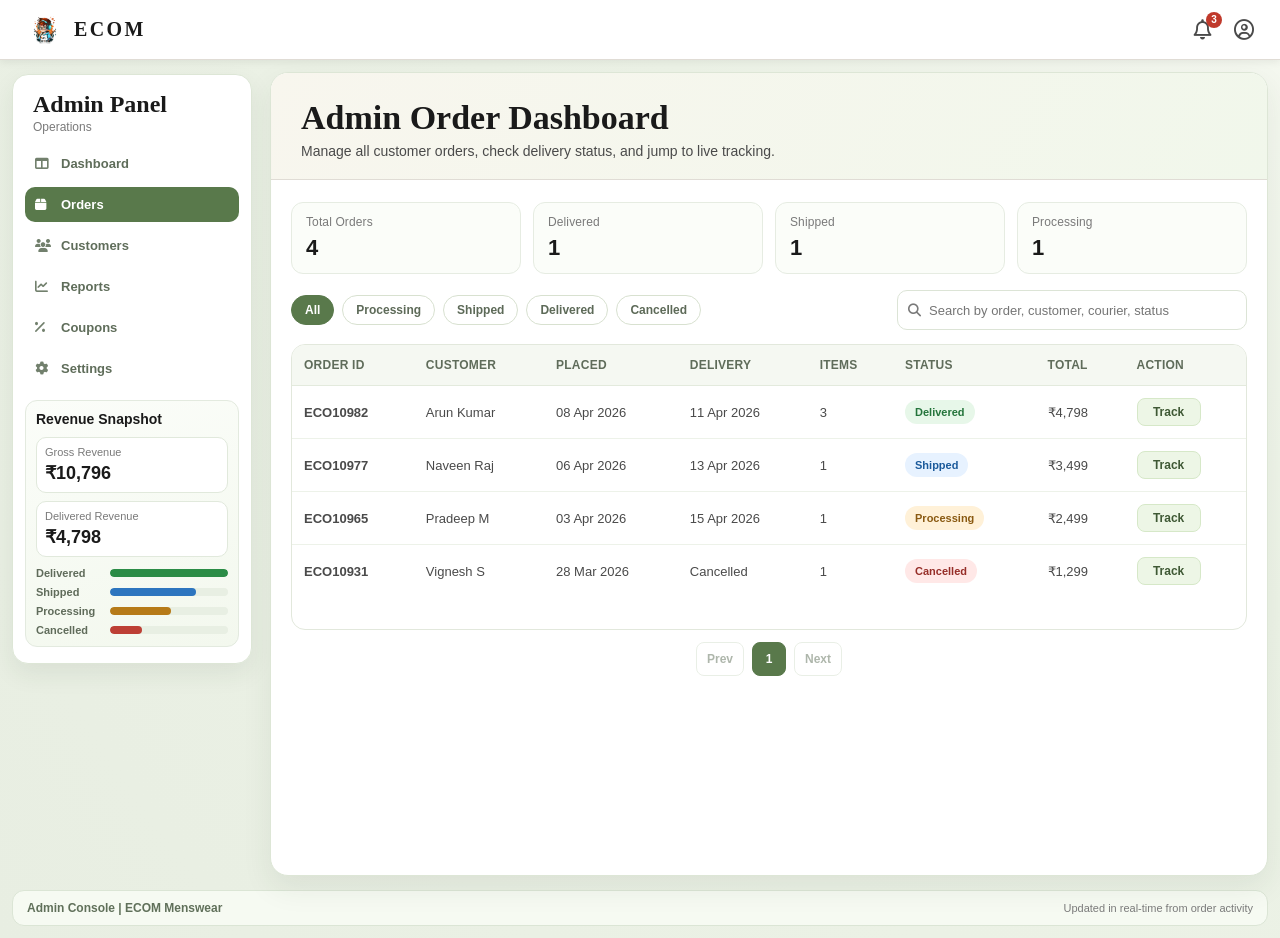
<file: admin-order-list.html>
<!DOCTYPE html>
<html lang="en">
<head>
  <meta charset="UTF-8"/>
  <meta name="viewport" content="width=device-width, initial-scale=1.0"/>
  <title>Admin Orders – Ecom Menswear</title>
  <link rel="shortcut icon" href="assets/logo.png" type="image/x-icon">
  <link rel="stylesheet" href="assets/fontawesome/css/all.min.css"/>
  <link rel="stylesheet" href="css/admin-orders.css"/>
</head>
<body class="page-admin-orders">
  <header class="navbar-top">
    <a class="nav-logo" href="index.html">
      <div class="logo-icon"><img src="assets/logo.png" alt="Ecom logo"/></div>
      <span class="logo-text">ECOM</span>
    </a>
    <div class="nav-icons">
      <a class="nav-icon-link" href="#" aria-label="Notifications">
        <i class="fa-regular fa-bell"></i>
        <span class="nav-count">3</span>
      </a>
      <div class="account-wrap">
        <a class="nav-icon-link account-trigger" href="login.html" aria-label="Account">
          <i class="fa-regular fa-circle-user"></i>
        </a>
        <div class="account-dropdown">
          <a href="#">Settings</a>
          <a href="order-list.html">My Orders</a>
          <a href="#" data-action="logout">Logout</a>
        </div>
      </div>
    </div>
  </header>

  <main class="admin-layout">
    <aside class="admin-sidebar">
      <h2>Admin Panel</h2>
      <p>Operations</p>
      <nav class="admin-side-nav" aria-label="Admin sidebar">
        <a href="#"><i class="fa-solid fa-table-columns"></i><span>Dashboard</span></a>
        <a class="active" href="admin-order-list.html"><i class="fa-solid fa-box"></i><span>Orders</span></a>
        <a href="#"><i class="fa-solid fa-users"></i><span>Customers</span></a>
        <a href="#"><i class="fa-solid fa-chart-line"></i><span>Reports</span></a>
        <a href="#"><i class="fa-solid fa-percent"></i><span>Coupons</span></a>
        <a href="#"><i class="fa-solid fa-gear"></i><span>Settings</span></a>
      </nav>

      <section class="admin-side-insights" aria-label="Revenue insights">
        <h3>Revenue Snapshot</h3>
        <div class="admin-revenue-cards">
          <article class="admin-revenue-card">
            <span>Gross Revenue</span>
            <strong id="adminRevenueGross">₹0</strong>
          </article>
          <article class="admin-revenue-card">
            <span>Delivered Revenue</span>
            <strong id="adminRevenueDelivered">₹0</strong>
          </article>
        </div>

        <div class="admin-mini-chart" role="img" aria-label="Revenue distribution by order status">
          <div class="mini-bar-row">
            <span>Delivered</span>
            <div class="mini-bar-track"><span id="revBarDelivered" class="mini-bar-fill delivered"></span></div>
          </div>
          <div class="mini-bar-row">
            <span>Shipped</span>
            <div class="mini-bar-track"><span id="revBarShipped" class="mini-bar-fill shipped"></span></div>
          </div>
          <div class="mini-bar-row">
            <span>Processing</span>
            <div class="mini-bar-track"><span id="revBarProcessing" class="mini-bar-fill processing"></span></div>
          </div>
          <div class="mini-bar-row">
            <span>Cancelled</span>
            <div class="mini-bar-track"><span id="revBarCancelled" class="mini-bar-fill cancelled"></span></div>
          </div>
        </div>
      </section>
    </aside>

    <section class="admin-shell">
      <section class="admin-hero">
        <h1>Admin Order Dashboard</h1>
        <p>Manage all customer orders, check delivery status, and jump to live tracking.</p>
      </section>

      <section class="admin-content">
        <div class="admin-stats">
          <div class="admin-stat"><span>Total Orders</span><strong id="adminStatTotal">0</strong></div>
          <div class="admin-stat"><span>Delivered</span><strong id="adminStatDelivered">0</strong></div>
          <div class="admin-stat"><span>Shipped</span><strong id="adminStatShipped">0</strong></div>
          <div class="admin-stat"><span>Processing</span><strong id="adminStatPending">0</strong></div>
        </div>

        <div class="admin-toolbar">
          <div class="admin-filters" id="adminStatusFilter">
            <button type="button" class="admin-filter-btn active" data-admin-status="all">All</button>
            <button type="button" class="admin-filter-btn" data-admin-status="processing">Processing</button>
            <button type="button" class="admin-filter-btn" data-admin-status="shipped">Shipped</button>
            <button type="button" class="admin-filter-btn" data-admin-status="delivered">Delivered</button>
            <button type="button" class="admin-filter-btn" data-admin-status="cancelled">Cancelled</button>
          </div>

          <label class="admin-search" aria-label="Search orders">
            <i class="fa-solid fa-magnifying-glass"></i>
            <input id="adminOrderSearch" type="text" placeholder="Search by order, customer, courier, status"/>
          </label>
        </div>

        <div class="admin-table-wrap">
          <table class="admin-table">
            <thead>
              <tr>
                <th>Order ID</th>
                <th>Customer</th>
                <th>Placed</th>
                <th>Delivery</th>
                <th>Items</th>
                <th>Status</th>
                <th>Total</th>
                <th>Action</th>
              </tr>
            </thead>
            <tbody id="adminOrdersRoot"></tbody>
          </table>
        </div>

        <div class="admin-pagination" id="adminPagination" aria-label="Orders pagination"></div>
      </section>
    </section>
  </main>

  <footer class="admin-mini-footer">
    <p>Admin Console | ECOM Menswear</p>
    <span>Updated in real-time from order activity</span>
  </footer>

  <script src="js/common.js"></script>
  <script src="js/orders.js"></script>
</body>
</html>
</file>
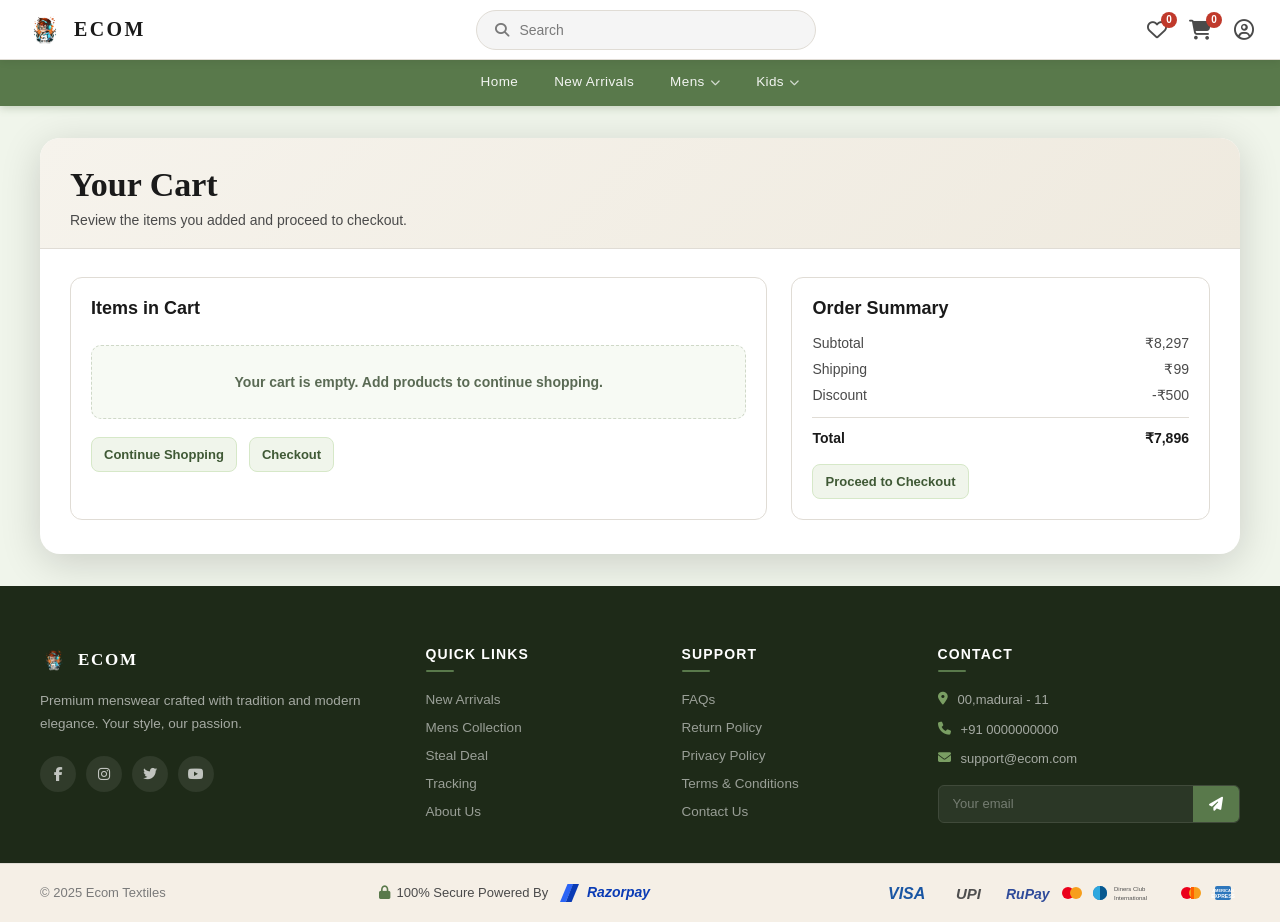
<file: cart.html>
<!DOCTYPE html>
<html lang="en">
<head>
  <meta charset="UTF-8"/>
  <meta name="viewport" content="width=device-width, initial-scale=1.0"/>
  <title>Cart – Ecom Menswear</title>
  <link rel="shortcut icon" href="assets/logo.png" type="image/x-icon">
  <link rel="stylesheet" href="assets/fontawesome/css/all.min.css"/>
  <link rel="stylesheet" href="css/store.css"/>
</head>
<body class="page-store">
  <header class="navbar-top">
    <a class="nav-logo" href="index.html">
      <div class="logo-icon"><img src="assets/logo.png" alt="Ecom logo"/></div>
      <span class="logo-text">ECOM</span>
    </a>
    <div class="nav-search">
      <i class="fa-solid fa-magnifying-glass"></i>
      <input type="text" placeholder="Search"/>
    </div>
    <div class="nav-icons">
      <a class="nav-icon-link" href="wishlist.html" aria-label="Wishlist">
        <i class="fa-regular fa-heart"></i>
        <span class="nav-count" data-type="wishlist">0</span>
      </a>
      <a class="nav-icon-link" href="cart.html" aria-label="Cart">
        <i class="fa-solid fa-cart-shopping"></i>
        <span class="nav-count" data-type="cart">0</span>
      </a>
      <div class="account-wrap">
        <a class="nav-icon-link account-trigger" href="login.html" aria-label="Account">
          <i class="fa-regular fa-circle-user"></i>
        </a>
        <div class="account-dropdown">
          <a href="#">Settings</a>
          <a href="order-list.html">My Orders</a>
          <a href="#" data-action="logout">Logout</a>
        </div>
      </div>
    </div>
  </header>
  <nav class="navbar-bottom">
    <a href="index.html">Home</a>
    <a href="#">New Arrivals</a>
    <div class="nav-drop">
      <a href="#" class="has-drop">Mens <i class="fa-solid fa-chevron-down"></i></a>
      <div class="drop-menu">
        <a href="#">Shirts</a>
        <a href="#">Kurtas</a>
        <a href="#">Sherwanis</a>
        <a href="#">T-Shirts</a>
      </div>
    </div>
    <div class="nav-drop">
      <a href="#" class="has-drop">Kids <i class="fa-solid fa-chevron-down"></i></a>
      <div class="drop-menu">
        <a href="#">Boys Wear</a>
        <a href="#">Girls Wear</a>
        <a href="#">Ethnic Sets</a>
        <a href="#">Accessories</a>
      </div>
    </div>
  </nav>

  <main class="store-shell">
    <section class="store-hero">
      <h1>Your Cart</h1>
      <p>Review the items you added and proceed to checkout.</p>
    </section>

    <section class="store-content">
      <div class="cart-grid">
        <div class="panel">
          <h2>Items in Cart</h2>
          <div class="cart-item" data-product="kurta">
            <img class="cart-thumb" src="assets/images/product-kurta-main.jpg" alt="Luxury Silk Kurta"/>
            <div>
              <h3>Luxury Silk Kurta</h3>
              <p>Men's Ethnic • Size M</p>
              <div class="item-price">
                <span class="new">₹1,299</span>
                <span class="old">₹1,899</span>
              </div>
            </div>
            <div class="cart-actions">
              <div class="qty-box">
                <button type="button" aria-label="Decrease quantity">-</button>
                <span class="cart-qty">1</span>
                <button type="button" aria-label="Increase quantity">+</button>
              </div>
              <button type="button" class="remove-cart-btn" data-product="kurta" aria-label="Remove from cart">
                <i class="fa-solid fa-trash"></i>
              </button>
            </div>
          </div>

          <div class="cart-item" data-product="sherwani">
            <img class="cart-thumb" src="assets/images/product-sherwani-main.jpg" alt="Banarasi Sherwani"/>
            <div>
              <h3>Banarasi Sherwani</h3>
              <p>Festive Wear • Size L</p>
              <div class="item-price">
                <span class="new">₹3,499</span>
                <span class="old">₹5,200</span>
              </div>
            </div>
            <div class="cart-actions">
              <div class="qty-box">
                <button type="button" aria-label="Decrease quantity">-</button>
                <span class="cart-qty">2</span>
                <button type="button" aria-label="Increase quantity">+</button>
              </div>
              <button type="button" class="remove-cart-btn" data-product="sherwani" aria-label="Remove from cart">
                <i class="fa-solid fa-trash"></i>
              </button>
            </div>
          </div>

          <p class="store-empty-note cart-empty-note" hidden>Your cart is empty. Add products to continue shopping.</p>

          <div class="action-row">
            <a class="small-btn" href="index.html">Continue Shopping</a>
            <a class="small-btn" href="checkout.html">Checkout</a>
          </div>
        </div>

        <div class="panel">
          <h2>Order Summary</h2>
          <div class="summary-list">
            <div class="summary-row"><span>Subtotal</span><span>₹8,297</span></div>
            <div class="summary-row"><span>Shipping</span><span>₹99</span></div>
            <div class="summary-row"><span>Discount</span><span>-₹500</span></div>
            <div class="summary-row total"><span>Total</span><span>₹7,896</span></div>
          </div>
          <div class="action-row">
            <a class="small-btn" href="checkout.html">Proceed to Checkout</a>
          </div>
        </div>
      </div>
    </section>
  </main>

  <!-- FOOTER NORMAL -->
  <footer class="footer-normal">
    <div class="footer-grid">
      <div class="footer-brand">
        <div class="footer-logo">
          <div class="logo-icon sm"><img src="assets/logo.png" alt="Ecom logo"/></div>
          <span>ECOM</span>
        </div>
        <p>Premium menswear crafted with tradition and modern elegance. Your style, our passion.</p>
        <div class="footer-social">
          <a href="#"><i class="fa-brands fa-facebook-f"></i></a>
          <a href="#"><i class="fa-brands fa-instagram"></i></a>
          <a href="#"><i class="fa-brands fa-twitter"></i></a>
          <a href="#"><i class="fa-brands fa-youtube"></i></a>
        </div>
      </div>
      <div class="footer-links">
        <h4>Quick Links</h4>
        <ul>
          <li><a href="#">New Arrivals</a></li>
          <li><a href="#">Mens Collection</a></li>
          <li><a href="#">Steal Deal</a></li>
          <li><a href="track-order.html">Tracking</a></li>
          <li><a href="#">About Us</a></li>
        </ul>
      </div>
      <div class="footer-links">
        <h4>Support</h4>
        <ul>
          <li><a href="#">FAQs</a></li>
          <li><a href="#">Return Policy</a></li>
          <li><a href="#">Privacy Policy</a></li>
          <li><a href="#">Terms & Conditions</a></li>
          <li><a href="#">Contact Us</a></li>
        </ul>
      </div>
      <div class="footer-contact">
        <h4>Contact</h4>
        <p><i class="fa-solid fa-location-dot"></i> 00,madurai - 11</p>
        <p><i class="fa-solid fa-phone"></i> +91 0000000000</p>
        <p><i class="fa-solid fa-envelope"></i> support@ecom.com</p>
        <div class="footer-newsletter">
          <input type="email" placeholder="Your email"/>
          <button><i class="fa-solid fa-paper-plane"></i></button>
        </div>
      </div>
    </div>
  </footer>

  <footer class="footer-bottom">
    <span>&copy; 2025 Ecom Textiles</span>
    <span class="footer-secure"><i class="fa-solid fa-lock"></i> 100% Secure Powered By <img class="razorpay-logo" src="assets/payments/razorpay.svg" alt="Razorpay"/></span>
    <div class="footer-payments"><img class="pay-strip" src="assets/payments/payment-strip.svg" alt="Accepted payment methods"/></div>
  </footer>
  <script src="js/common.js"></script>
</body>
</html>
</file>
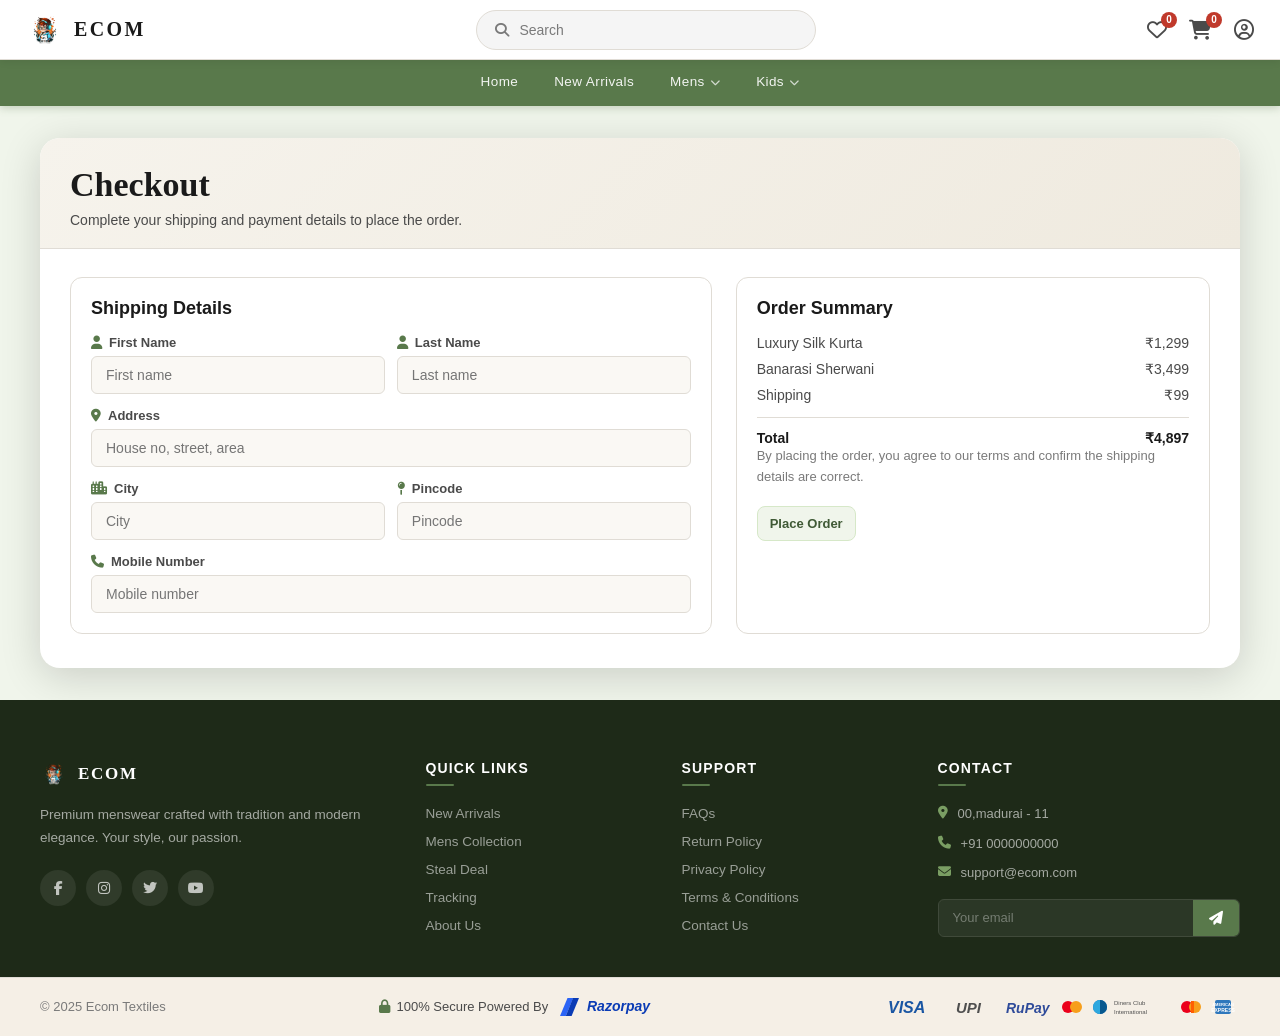
<file: checkout.html>
<!DOCTYPE html>
<html lang="en">
<head>
  <meta charset="UTF-8"/>
  <meta name="viewport" content="width=device-width, initial-scale=1.0"/>
  <title>Checkout – Ecom Menswear</title>
  <link rel="shortcut icon" href="assets/logo.png" type="image/x-icon">
  <link rel="stylesheet" href="assets/fontawesome/css/all.min.css"/>
  <link rel="stylesheet" href="css/store.css"/>
</head>
<body class="page-store">
  <header class="navbar-top">
    <a class="nav-logo" href="index.html">
      <div class="logo-icon"><img src="assets/logo.png" alt="Ecom logo"/></div>
      <span class="logo-text">ECOM</span>
    </a>
    <div class="nav-search">
      <i class="fa-solid fa-magnifying-glass"></i>
      <input type="text" placeholder="Search"/>
    </div>
    <div class="nav-icons">
      <a class="nav-icon-link" href="wishlist.html" aria-label="Wishlist">
        <i class="fa-regular fa-heart"></i>
        <span class="nav-count" data-type="wishlist">0</span>
      </a>
      <a class="nav-icon-link" href="cart.html" aria-label="Cart">
        <i class="fa-solid fa-cart-shopping"></i>
        <span class="nav-count" data-type="cart">0</span>
      </a>
      <div class="account-wrap">
        <a class="nav-icon-link account-trigger" href="login.html" aria-label="Account">
          <i class="fa-regular fa-circle-user"></i>
        </a>
        <div class="account-dropdown">
          <a href="#">Settings</a>
          <a href="#" data-action="logout">Logout</a>
        </div>
      </div>
    </div>
  </header>
  <nav class="navbar-bottom">
    <a href="index.html">Home</a>
    <a href="#">New Arrivals</a>
    <div class="nav-drop">
      <a href="#" class="has-drop">Mens <i class="fa-solid fa-chevron-down"></i></a>
      <div class="drop-menu">
        <a href="#">Shirts</a>
        <a href="#">Kurtas</a>
        <a href="#">Sherwanis</a>
        <a href="#">T-Shirts</a>
      </div>
    </div>
    <div class="nav-drop">
      <a href="#" class="has-drop">Kids <i class="fa-solid fa-chevron-down"></i></a>
      <div class="drop-menu">
        <a href="#">Boys Wear</a>
        <a href="#">Girls Wear</a>
        <a href="#">Ethnic Sets</a>
        <a href="#">Accessories</a>
      </div>
    </div>
  </nav>

  <main class="store-shell">
    <section class="store-hero">
      <h1>Checkout</h1>
      <p>Complete your shipping and payment details to place the order.</p>
    </section>

    <section class="store-content">
      <div class="checkout-grid">
        <div class="panel">
          <h2>Shipping Details</h2>
          <form class="checkout-form" onsubmit="return false;">
            <div class="form-row-2">
              <div class="form-group">
                <label><i class="fa-solid fa-user"></i> First Name</label>
                <input type="text" placeholder="First name"/>
              </div>
              <div class="form-group">
                <label><i class="fa-solid fa-user"></i> Last Name</label>
                <input type="text" placeholder="Last name"/>
              </div>
            </div>
            <div class="form-group">
              <label><i class="fa-solid fa-location-dot"></i> Address</label>
              <input type="text" placeholder="House no, street, area"/>
            </div>
            <div class="form-row-2">
              <div class="form-group">
                <label><i class="fa-solid fa-city"></i> City</label>
                <input type="text" placeholder="City"/>
              </div>
              <div class="form-group">
                <label><i class="fa-solid fa-map-pin"></i> Pincode</label>
                <input type="text" placeholder="Pincode"/>
              </div>
            </div>
            <div class="form-group">
              <label><i class="fa-solid fa-phone"></i> Mobile Number</label>
              <input type="tel" placeholder="Mobile number"/>
            </div>
          </form>
        </div>

        <div class="panel">
          <h2>Order Summary</h2>
          <div class="summary-list">
            <div class="summary-row"><span>Luxury Silk Kurta</span><span>₹1,299</span></div>
            <div class="summary-row"><span>Banarasi Sherwani</span><span>₹3,499</span></div>
            <div class="summary-row"><span>Shipping</span><span>₹99</span></div>
            <div class="summary-row total"><span>Total</span><span>₹4,897</span></div>
          </div>
          <p class="checkout-note">By placing the order, you agree to our terms and confirm the shipping details are correct.</p>
          <div class="action-row">
            <a class="small-btn" href="order-success.html">Place Order</a>
          </div>
        </div>
      </div>
    </section>
  </main>

  <!-- FOOTER NORMAL -->
  <footer class="footer-normal">
    <div class="footer-grid">
      <div class="footer-brand">
        <div class="footer-logo">
          <div class="logo-icon sm"><img src="assets/logo.png" alt="Ecom logo"/></div>
          <span>ECOM</span>
        </div>
        <p>Premium menswear crafted with tradition and modern elegance. Your style, our passion.</p>
        <div class="footer-social">
          <a href="#"><i class="fa-brands fa-facebook-f"></i></a>
          <a href="#"><i class="fa-brands fa-instagram"></i></a>
          <a href="#"><i class="fa-brands fa-twitter"></i></a>
          <a href="#"><i class="fa-brands fa-youtube"></i></a>
        </div>
      </div>
      <div class="footer-links">
        <h4>Quick Links</h4>
        <ul>
          <li><a href="#">New Arrivals</a></li>
          <li><a href="#">Mens Collection</a></li>
          <li><a href="#">Steal Deal</a></li>
          <li><a href="#">Tracking</a></li>
          <li><a href="#">About Us</a></li>
        </ul>
      </div>
      <div class="footer-links">
        <h4>Support</h4>
        <ul>
          <li><a href="#">FAQs</a></li>
          <li><a href="#">Return Policy</a></li>
          <li><a href="#">Privacy Policy</a></li>
          <li><a href="#">Terms & Conditions</a></li>
          <li><a href="#">Contact Us</a></li>
        </ul>
      </div>
      <div class="footer-contact">
        <h4>Contact</h4>
        <p><i class="fa-solid fa-location-dot"></i> 00,madurai - 11</p>
        <p><i class="fa-solid fa-phone"></i> +91 0000000000</p>
        <p><i class="fa-solid fa-envelope"></i> support@ecom.com</p>
        <div class="footer-newsletter">
          <input type="email" placeholder="Your email"/>
          <button><i class="fa-solid fa-paper-plane"></i></button>
        </div>
      </div>
    </div>
  </footer>

  <footer class="footer-bottom">
    <span>&copy; 2025 Ecom Textiles</span>
    <span class="footer-secure"><i class="fa-solid fa-lock"></i> 100% Secure Powered By <img class="razorpay-logo" src="assets/payments/razorpay.svg" alt="Razorpay"/></span>
    <div class="footer-payments"><img class="pay-strip" src="assets/payments/payment-strip.svg" alt="Accepted payment methods"/></div>
  </footer>
  <script src="js/common.js"></script>
</body>
</html>
</file>
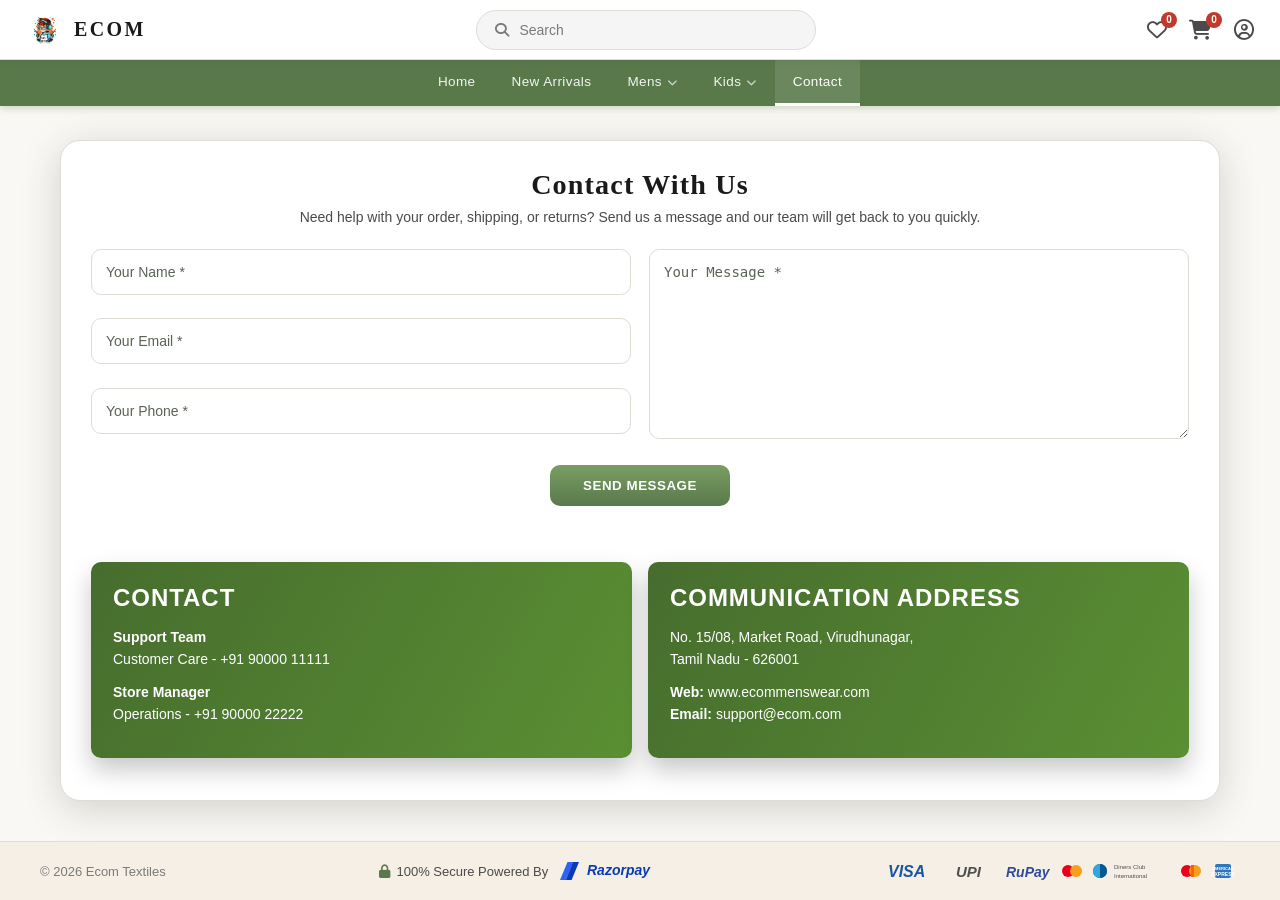
<file: contact.html>
<!DOCTYPE html>
<html lang="en">
<head>
  <meta charset="UTF-8"/>
  <meta name="viewport" content="width=device-width, initial-scale=1.0"/>
  <title>Contact Us - Ecom Menswear</title>
  <link rel="shortcut icon" href="assets/logo.png" type="image/x-icon">
  <link rel="stylesheet" href="assets/fontawesome/css/all.min.css"/>
  <link rel="stylesheet" href="css/contact.css"/>
</head>
<body class="page-contact">
  <header class="navbar-top">
    <a class="nav-logo" href="index.html">
      <div class="logo-icon"><img src="assets/logo.png" alt="Ecom logo"/></div>
      <span class="logo-text">ECOM</span>
    </a>
    <div class="nav-search">
      <i class="fa-solid fa-magnifying-glass"></i>
      <input type="text" placeholder="Search"/>
    </div>
    <div class="nav-icons">
      <a class="nav-icon-link" href="wishlist.html" aria-label="Wishlist">
        <i class="fa-regular fa-heart"></i>
        <span class="nav-count" data-type="wishlist">0</span>
      </a>
      <a class="nav-icon-link" href="cart.html" aria-label="Cart">
        <i class="fa-solid fa-cart-shopping"></i>
        <span class="nav-count" data-type="cart">0</span>
      </a>
      <div class="account-wrap">
        <a class="nav-icon-link account-trigger" href="login.html" aria-label="Account">
          <i class="fa-regular fa-circle-user"></i>
        </a>
        <div class="account-dropdown">
          <a href="#">Settings</a>
          <a href="order-list.html">My Orders</a>
          <a href="#" data-action="logout">Logout</a>
        </div>
      </div>
    </div>
  </header>

  <nav class="navbar-bottom">
    <a href="index.html">Home</a>
    <a href="#">New Arrivals</a>
    <div class="nav-drop">
      <a href="#" class="has-drop">Mens <i class="fa-solid fa-chevron-down"></i></a>
      <div class="drop-menu">
        <a href="#">Shirts</a>
        <a href="#">Kurtas</a>
        <a href="#">Sherwanis</a>
        <a href="#">T-Shirts</a>
      </div>
    </div>
    <div class="nav-drop">
      <a href="#" class="has-drop">Kids <i class="fa-solid fa-chevron-down"></i></a>
      <div class="drop-menu">
        <a href="#">Boys Wear</a>
        <a href="#">Girls Wear</a>
        <a href="#">Ethnic Sets</a>
        <a href="#">Accessories</a>
      </div>
    </div>
    <a class="active" href="contact.html">Contact</a>
  </nav>

  <main class="contact-main">
    <section class="contact-panel">
      <h1>Contact With Us</h1>
      <p class="contact-sub">Need help with your order, shipping, or returns? Send us a message and our team will get back to you quickly.</p>

      <form id="contactForm" class="contact-form" novalidate>
        <div class="contact-left">
          <label class="field-wrap">
            <span class="sr-only">Your Name</span>
            <input type="text" name="name" placeholder="Your Name *" required />
          </label>
          <label class="field-wrap">
            <span class="sr-only">Your Email</span>
            <input type="email" name="email" placeholder="Your Email *" required />
          </label>
          <label class="field-wrap">
            <span class="sr-only">Your Phone</span>
            <input type="tel" name="phone" placeholder="Your Phone *" required />
          </label>
        </div>
        <div class="contact-right">
          <label class="field-wrap">
            <span class="sr-only">Your Message</span>
            <textarea name="message" placeholder="Your Message *" required></textarea>
          </label>
        </div>
        <div class="contact-actions">
          <button type="submit" class="contact-btn">Send Message</button>
        </div>
      </form>

      <p id="contactStatus" class="contact-status" aria-live="polite"></p>

      <div class="contact-cards">
        <article class="info-card">
          <h3>Contact</h3>
          <p><strong>Support Team</strong><br/>Customer Care - +91 90000 11111</p>
          <p><strong>Store Manager</strong><br/>Operations - +91 90000 22222</p>
        </article>
        <article class="info-card">
          <h3>Communication Address</h3>
          <p>No. 15/08, Market Road, Virudhunagar,<br/>Tamil Nadu - 626001</p>
          <p><strong>Web:</strong> www.ecommenswear.com<br/><strong>Email:</strong> support@ecom.com</p>
        </article>
      </div>
    </section>
  </main>

  <footer class="footer-bottom">
    <span>&copy; 2026 Ecom Textiles</span>
    <span class="footer-secure"><i class="fa-solid fa-lock"></i> 100% Secure Powered By <img class="razorpay-logo" src="assets/payments/razorpay.svg" alt="Razorpay"/></span>
    <div class="footer-payments"><img class="pay-strip" src="assets/payments/payment-strip.svg" alt="Accepted payment methods"/></div>
  </footer>

  <script src="js/common.js"></script>
  <script src="js/contact.js"></script>
</body>
</html>
</file>
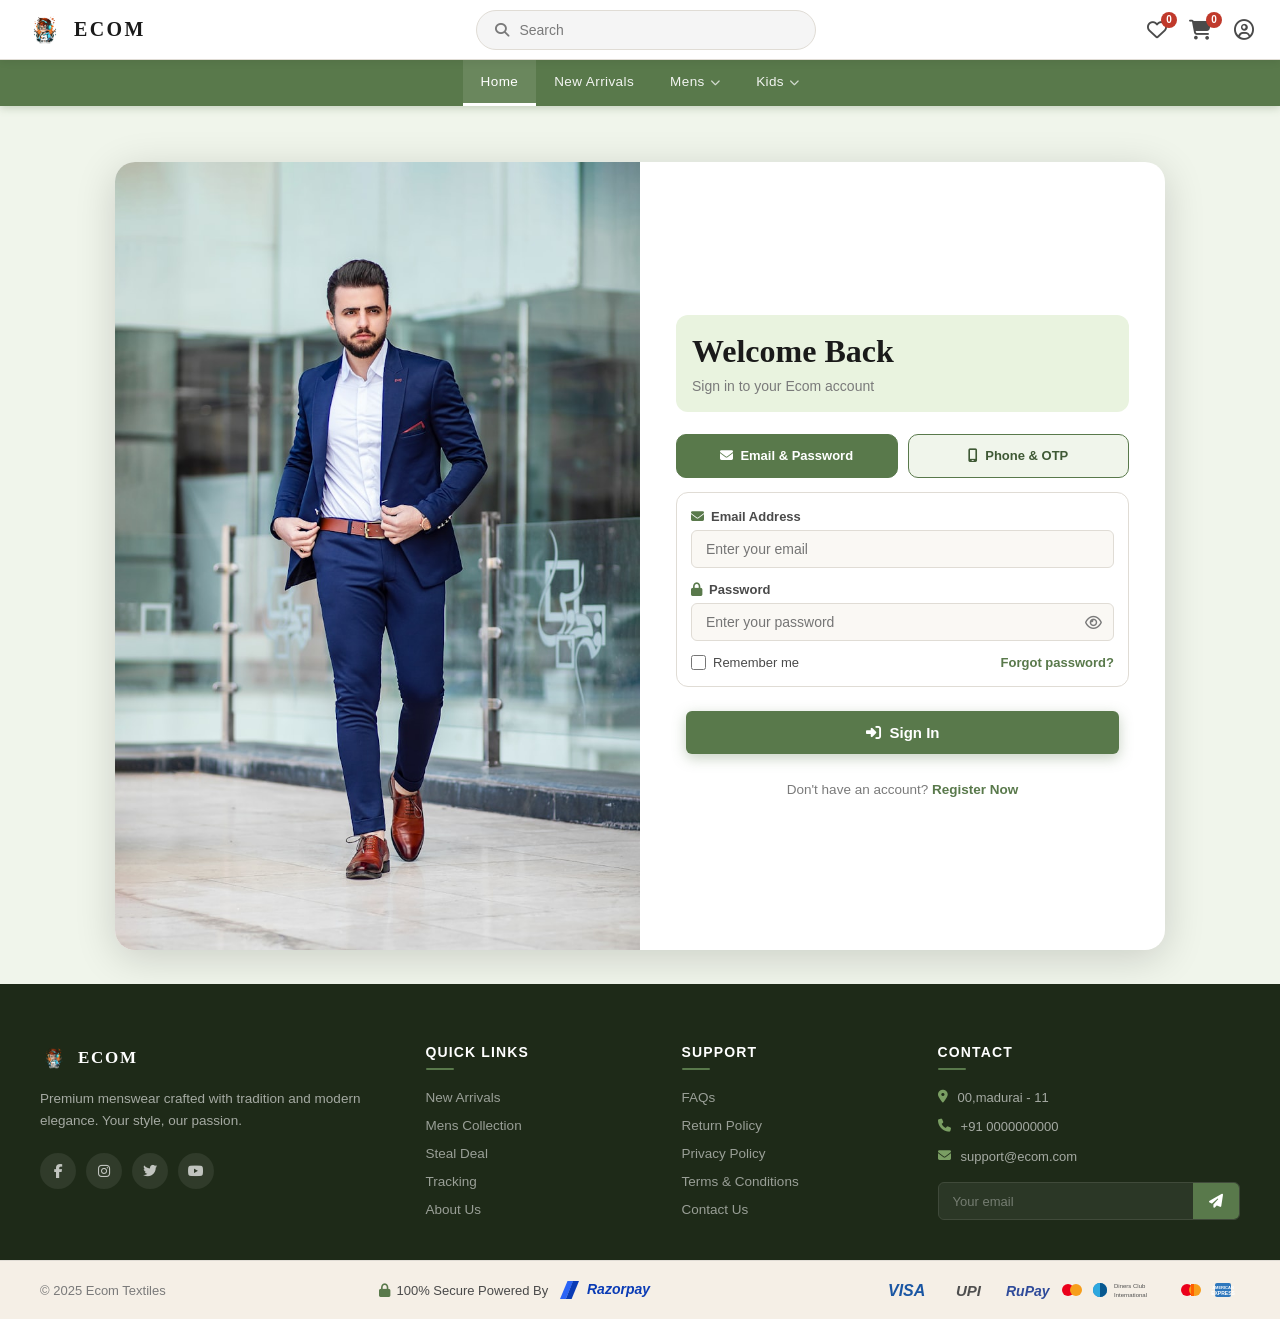
<file: login.html>
<!DOCTYPE html>
<html lang="en">
<head>
  <meta charset="UTF-8"/>
  <meta name="viewport" content="width=device-width, initial-scale=1.0"/>
  <title>Login – Ecom Menswear</title>
  <link rel="shortcut icon" href="assets/logo.png" type="image/x-icon">
  <link rel="stylesheet" href="assets/fontawesome/css/all.min.css"/>
  <link rel="stylesheet" href="css/login.css"/>
</head>
<body class="page-auth">

  <!-- NAVBAR -->
  <header class="navbar-top">
    <a class="nav-logo" href="index.html">
      <div class="logo-icon"><img src="assets/logo.png" alt="Ecom logo"/></div>
      <span class="logo-text">ECOM</span>
    </a>
    <div class="nav-search">
      <i class="fa-solid fa-magnifying-glass"></i>
      <input type="text" placeholder="Search"/>
    </div>
    <div class="nav-icons">
      <a class="nav-icon-link" href="wishlist.html" aria-label="Wishlist">
        <i class="fa-regular fa-heart"></i>
        <span class="nav-count" data-type="wishlist">0</span>
      </a>
      <a class="nav-icon-link" href="cart.html" aria-label="Cart">
        <i class="fa-solid fa-cart-shopping"></i>
        <span class="nav-count" data-type="cart">0</span>
      </a>
      <div class="account-wrap">
        <a class="nav-icon-link account-trigger" href="login.html" aria-label="Account">
          <i class="fa-regular fa-circle-user"></i>
        </a>
        <div class="account-dropdown">
          <a href="#">Settings</a>
          <a href="order-list.html">My Orders</a>
          <a href="#" data-action="logout">Logout</a>
        </div>
      </div>
    </div>
  </header>
  <nav class="navbar-bottom">
    <a href="index.html" class="active">Home</a>
    <a href="#">New Arrivals</a>
    <div class="nav-drop">
      <a href="#" class="has-drop">Mens <i class="fa-solid fa-chevron-down"></i></a>
      <div class="drop-menu">
        <a href="#">Shirts</a>
        <a href="#">Kurtas</a>
        <a href="#">Sherwanis</a>
        <a href="#">T-Shirts</a>
      </div>
    </div>
    <div class="nav-drop">
      <a href="#" class="has-drop">Kids <i class="fa-solid fa-chevron-down"></i></a>
      <div class="drop-menu">
        <a href="#">Boys Wear</a>
        <a href="#">Girls Wear</a>
        <a href="#">Ethnic Sets</a>
        <a href="#">Accessories</a>
      </div>
    </div>
  </nav>

  <!-- LOGIN SECTION -->
  <main class="login-main">
    <section class="login-wrap">
      <div class="login-image-panel">
        <img src="assets/images/hero-slide1-a.jpg" alt="Menswear login visual"/>
      </div>

      <div class="login-form-panel">
        <div class="login-brand login-brand-card">
          <h2>Welcome Back</h2>
          <p>Sign in to your Ecom account</p>
        </div>

        <form class="login-form" onsubmit="return false;">
          <div class="login-methods">
            <button type="button" class="method-btn active" data-mode="email" onclick="setLoginMode('email')">
              <i class="fa-solid fa-envelope"></i> Email & Password
            </button>
            <button type="button" class="method-btn" data-mode="phone" onclick="setLoginMode('phone')">
              <i class="fa-solid fa-mobile-screen"></i> Phone & OTP
            </button>
          </div>

          <div class="login-dynamic-area">
            <div class="login-mode-panel active" id="emailModePanel">
              <div class="form-group">
                <label><i class="fa-solid fa-envelope"></i> Email Address</label>
                <input type="email" id="loginEmail" placeholder="Enter your email"/>
              </div>

              <div class="form-group" id="passwordGroup">
                <label><i class="fa-solid fa-lock"></i> Password</label>
                <div class="input-eye">
                  <input type="password" id="loginPass" placeholder="Enter your password"/>
                  <button type="button" onclick="togglePass('loginPass', this)"><i class="fa-regular fa-eye"></i></button>
                </div>
              </div>

              <div class="form-row" id="rememberRow">
                <label class="checkbox-label">
                  <input type="checkbox"/> Remember me
                </label>
                <a href="#" class="forgot-link">Forgot password?</a>
              </div>
            </div>

            <div class="login-mode-panel" id="phoneModePanel">
              <div class="form-group">
                <label><i class="fa-solid fa-mobile-screen"></i> Phone Number</label>
                <div class="input-prefix">
                  <span>+91</span>
                  <input type="tel" id="loginPhone" placeholder="10-digit mobile number"/>
                </div>
              </div>

              <div class="form-group" id="otpGroup">
                <label><i class="fa-solid fa-shield-halved"></i> OTP</label>
                <div class="input-otp">
                  <input type="text" id="loginOtp" placeholder="Enter 6-digit OTP" maxlength="6" inputmode="numeric"/>
                  <button type="button" class="otp-timer" onclick="sendOtp()"><i class="fa-solid fa-arrow-rotate-right"></i> Resend OTP</button>
                </div>
              </div>
            </div>
          </div>

          <div class="login-submit-area">
            <button type="submit" class="auth-btn">
              <i class="fa-solid fa-right-to-bracket"></i> Sign In
            </button>
          </div>
        </form>

        <p class="auth-switch">Don't have an account? <a href="register.html">Register Now</a></p>
      </div>
    </section>
  </main>

  <!-- FOOTER NORMAL -->
  <footer class="footer-normal">
    <div class="footer-grid">
      <div class="footer-brand">
        <div class="footer-logo">
          <div class="logo-icon sm"><img src="assets/logo.png" alt="Ecom logo"/></div>
          <span>ECOM</span>
        </div>
        <p>Premium menswear crafted with tradition and modern elegance. Your style, our passion.</p>
        <div class="footer-social">
          <a href="#"><i class="fa-brands fa-facebook-f"></i></a>
          <a href="#"><i class="fa-brands fa-instagram"></i></a>
          <a href="#"><i class="fa-brands fa-twitter"></i></a>
          <a href="#"><i class="fa-brands fa-youtube"></i></a>
        </div>
      </div>
      <div class="footer-links">
        <h4>Quick Links</h4>
        <ul>
          <li><a href="#">New Arrivals</a></li>
          <li><a href="#">Mens Collection</a></li>
          <li><a href="#">Steal Deal</a></li>
          <li><a href="track-order.html">Tracking</a></li>
          <li><a href="#">About Us</a></li>
        </ul>
      </div>
      <div class="footer-links">
        <h4>Support</h4>
        <ul>
          <li><a href="#">FAQs</a></li>
          <li><a href="#">Return Policy</a></li>
          <li><a href="#">Privacy Policy</a></li>
          <li><a href="#">Terms & Conditions</a></li>
          <li><a href="#">Contact Us</a></li>
        </ul>
      </div>
      <div class="footer-contact">
        <h4>Contact</h4>
        <p><i class="fa-solid fa-location-dot"></i> 00,madurai - 11</p>
        <p><i class="fa-solid fa-phone"></i> +91 0000000000</p>
        <p><i class="fa-solid fa-envelope"></i> support@ecom.com</p>
        <div class="footer-newsletter">
          <input type="email" placeholder="Your email"/>
          <button><i class="fa-solid fa-paper-plane"></i></button>
        </div>
      </div>
    </div>
  </footer>
  
  <!-- FOOTER BOTTOM -->
  <footer class="footer-bottom">
    <span>&copy; 2025 Ecom Textiles</span>
    <span class="footer-secure">
      <i class="fa-solid fa-lock"></i> 100% Secure Powered By
      <img class="razorpay-logo" src="assets/payments/razorpay.svg" alt="Razorpay"/>
    </span>
    <div class="footer-payments">
      <img class="pay-strip" src="assets/payments/payment-strip.svg" alt="Accepted payment methods"/>
    </div>
  </footer>

  <script src="js/common.js"></script>
  <script src="js/login.js"></script>
</body>
</html>
</file>
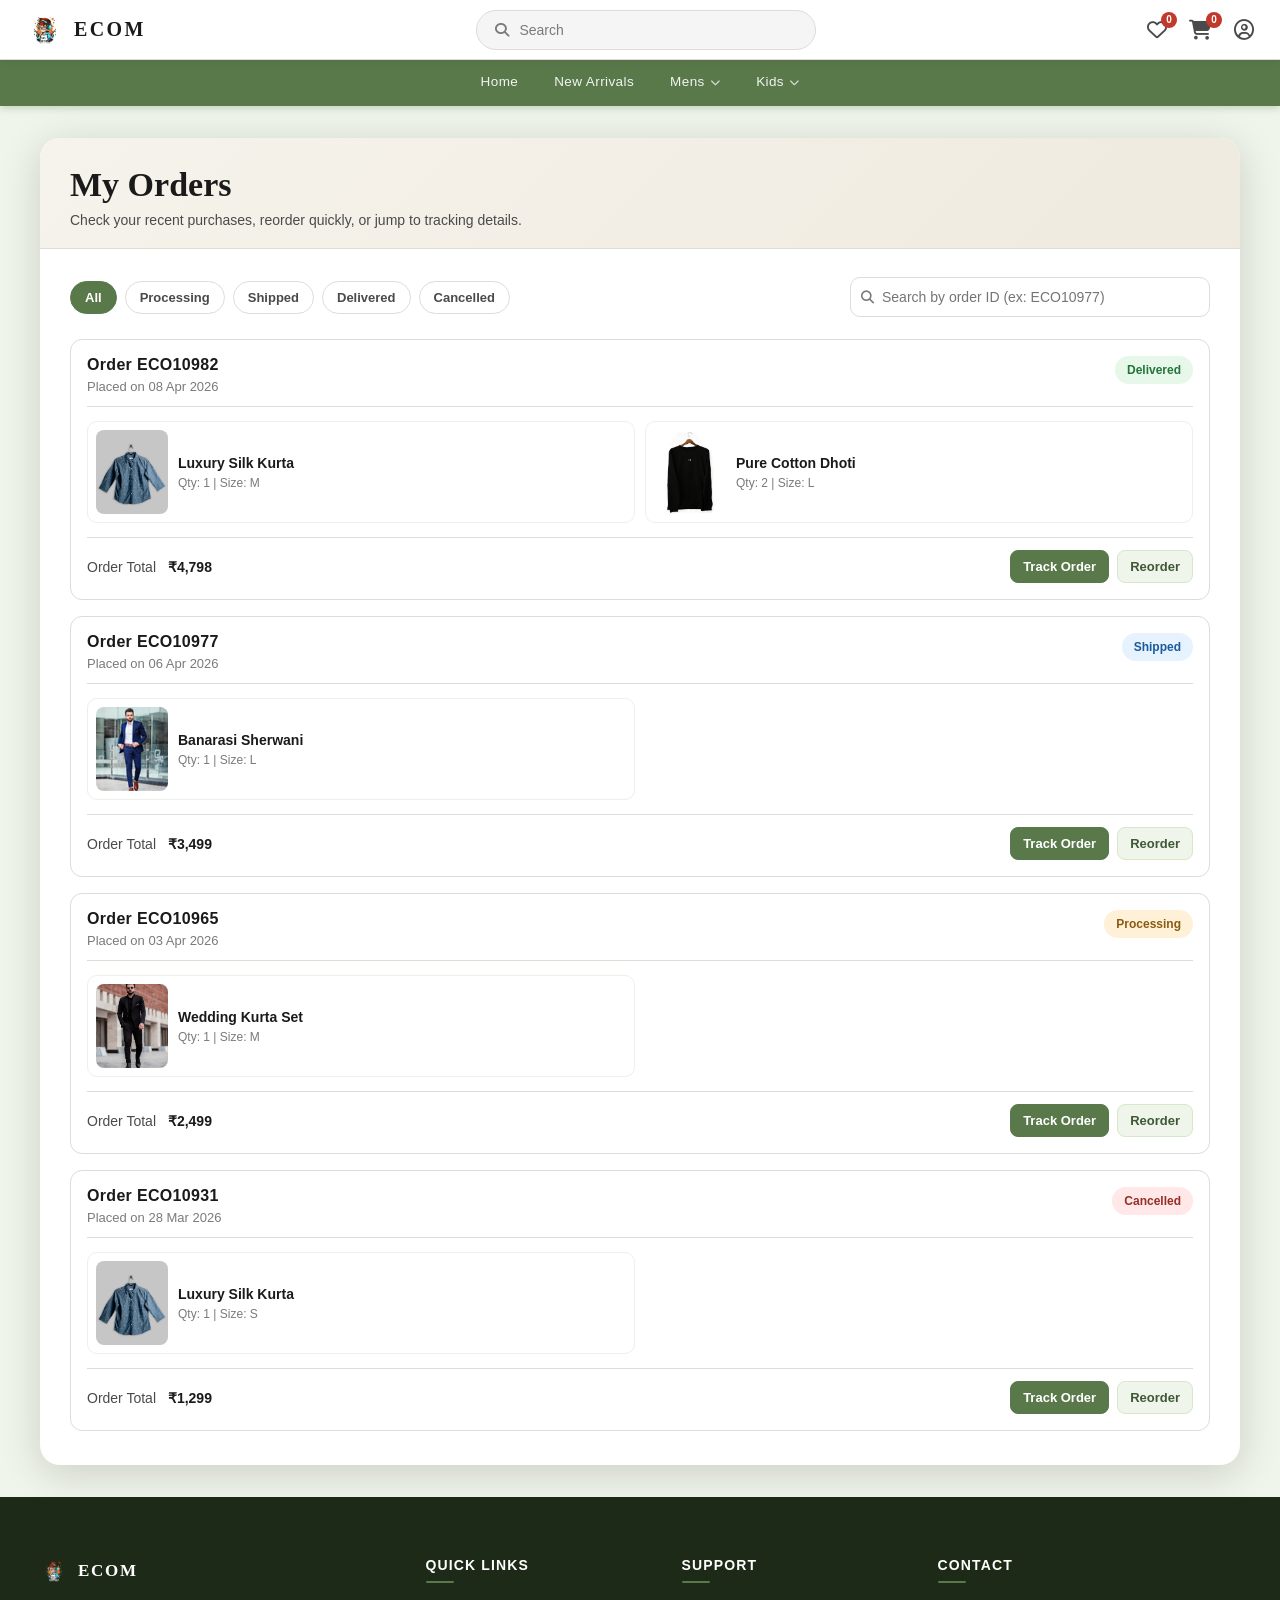
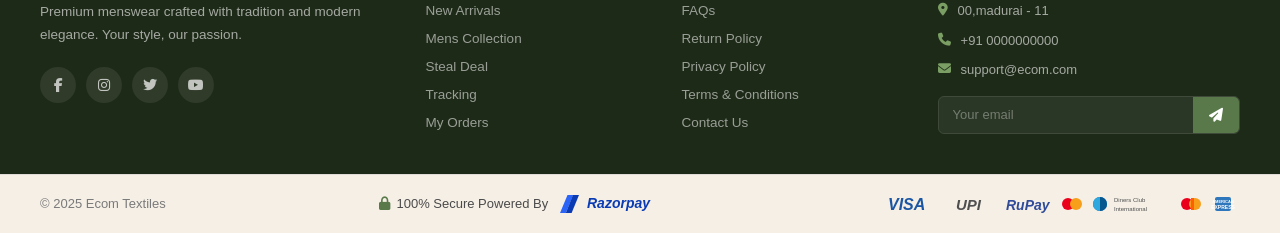
<file: order-list.html>
<!DOCTYPE html>
<html lang="en">
<head>
  <meta charset="UTF-8"/>
  <meta name="viewport" content="width=device-width, initial-scale=1.0"/>
  <title>My Orders – Ecom Menswear</title>
  <link rel="shortcut icon" href="assets/logo.png" type="image/x-icon">
  <link rel="stylesheet" href="assets/fontawesome/css/all.min.css"/>
  <link rel="stylesheet" href="css/orders.css"/>
</head>
<body class="page-orders">
  <header class="navbar-top">
    <a class="nav-logo" href="index.html">
      <div class="logo-icon"><img src="assets/logo.png" alt="Ecom logo"/></div>
      <span class="logo-text">ECOM</span>
    </a>
    <div class="nav-search">
      <i class="fa-solid fa-magnifying-glass"></i>
      <input type="text" placeholder="Search"/>
    </div>
    <div class="nav-icons">
      <a class="nav-icon-link" href="wishlist.html" aria-label="Wishlist">
        <i class="fa-regular fa-heart"></i>
        <span class="nav-count" data-type="wishlist">0</span>
      </a>
      <a class="nav-icon-link" href="cart.html" aria-label="Cart">
        <i class="fa-solid fa-cart-shopping"></i>
        <span class="nav-count" data-type="cart">0</span>
      </a>
      <div class="account-wrap">
        <a class="nav-icon-link account-trigger" href="login.html" aria-label="Account">
          <i class="fa-regular fa-circle-user"></i>
        </a>
        <div class="account-dropdown">
          <a href="#">Settings</a>
          <a href="order-list.html">My Orders</a>
          <a href="#" data-action="logout">Logout</a>
        </div>
      </div>
    </div>
  </header>

  <nav class="navbar-bottom">
    <a href="index.html">Home</a>
    <a href="#">New Arrivals</a>
    <div class="nav-drop">
      <a href="#" class="has-drop">Mens <i class="fa-solid fa-chevron-down"></i></a>
      <div class="drop-menu">
        <a href="#">Shirts</a>
        <a href="#">Kurtas</a>
        <a href="#">Sherwanis</a>
        <a href="#">T-Shirts</a>
      </div>
    </div>
    <div class="nav-drop">
      <a href="#" class="has-drop">Kids <i class="fa-solid fa-chevron-down"></i></a>
      <div class="drop-menu">
        <a href="#">Boys Wear</a>
        <a href="#">Girls Wear</a>
        <a href="#">Ethnic Sets</a>
        <a href="#">Accessories</a>
      </div>
    </div>
  </nav>

  <main class="orders-shell">
    <section class="orders-hero">
      <h1>My Orders</h1>
      <p>Check your recent purchases, reorder quickly, or jump to tracking details.</p>
    </section>

    <section class="orders-content">
      <div class="orders-toolbar">
        <div class="order-filters">
          <button type="button" class="filter-btn active" data-filter="all">All</button>
          <button type="button" class="filter-btn" data-filter="processing">Processing</button>
          <button type="button" class="filter-btn" data-filter="shipped">Shipped</button>
          <button type="button" class="filter-btn" data-filter="delivered">Delivered</button>
          <button type="button" class="filter-btn" data-filter="cancelled">Cancelled</button>
        </div>

        <label class="order-search" aria-label="Search order id">
          <i class="fa-solid fa-magnifying-glass"></i>
          <input id="orderSearchInput" type="text" placeholder="Search by order ID (ex: ECO10977)"/>
        </label>
      </div>

      <section id="orderListRoot" class="order-list"></section>
      <p id="orderEmptyNote" class="order-empty" hidden>No matching orders found.</p>
    </section>
  </main>

  <footer class="footer-normal">
    <div class="footer-grid">
      <div class="footer-brand">
        <div class="footer-logo">
          <div class="logo-icon sm"><img src="assets/logo.png" alt="Ecom logo"/></div>
          <span>ECOM</span>
        </div>
        <p>Premium menswear crafted with tradition and modern elegance. Your style, our passion.</p>
        <div class="footer-social">
          <a href="#"><i class="fa-brands fa-facebook-f"></i></a>
          <a href="#"><i class="fa-brands fa-instagram"></i></a>
          <a href="#"><i class="fa-brands fa-twitter"></i></a>
          <a href="#"><i class="fa-brands fa-youtube"></i></a>
        </div>
      </div>
      <div class="footer-links">
        <h4>Quick Links</h4>
        <ul>
          <li><a href="#">New Arrivals</a></li>
          <li><a href="#">Mens Collection</a></li>
          <li><a href="#">Steal Deal</a></li>
          <li><a href="track-order.html">Tracking</a></li>
          <li><a href="order-list.html">My Orders</a></li>
        </ul>
      </div>
      <div class="footer-links">
        <h4>Support</h4>
        <ul>
          <li><a href="#">FAQs</a></li>
          <li><a href="#">Return Policy</a></li>
          <li><a href="#">Privacy Policy</a></li>
          <li><a href="#">Terms & Conditions</a></li>
          <li><a href="#">Contact Us</a></li>
        </ul>
      </div>
      <div class="footer-contact">
        <h4>Contact</h4>
        <p><i class="fa-solid fa-location-dot"></i> 00,madurai - 11</p>
        <p><i class="fa-solid fa-phone"></i> +91 0000000000</p>
        <p><i class="fa-solid fa-envelope"></i> support@ecom.com</p>
        <div class="footer-newsletter">
          <input type="email" placeholder="Your email"/>
          <button><i class="fa-solid fa-paper-plane"></i></button>
        </div>
      </div>
    </div>
  </footer>

  <footer class="footer-bottom">
    <span>&copy; 2025 Ecom Textiles</span>
    <span class="footer-secure"><i class="fa-solid fa-lock"></i> 100% Secure Powered By <img class="razorpay-logo" src="assets/payments/razorpay.svg" alt="Razorpay"/></span>
    <div class="footer-payments"><img class="pay-strip" src="assets/payments/payment-strip.svg" alt="Accepted payment methods"/></div>
  </footer>

  <script src="js/common.js"></script>
  <script src="js/orders.js"></script>
</body>
</html>
</file>
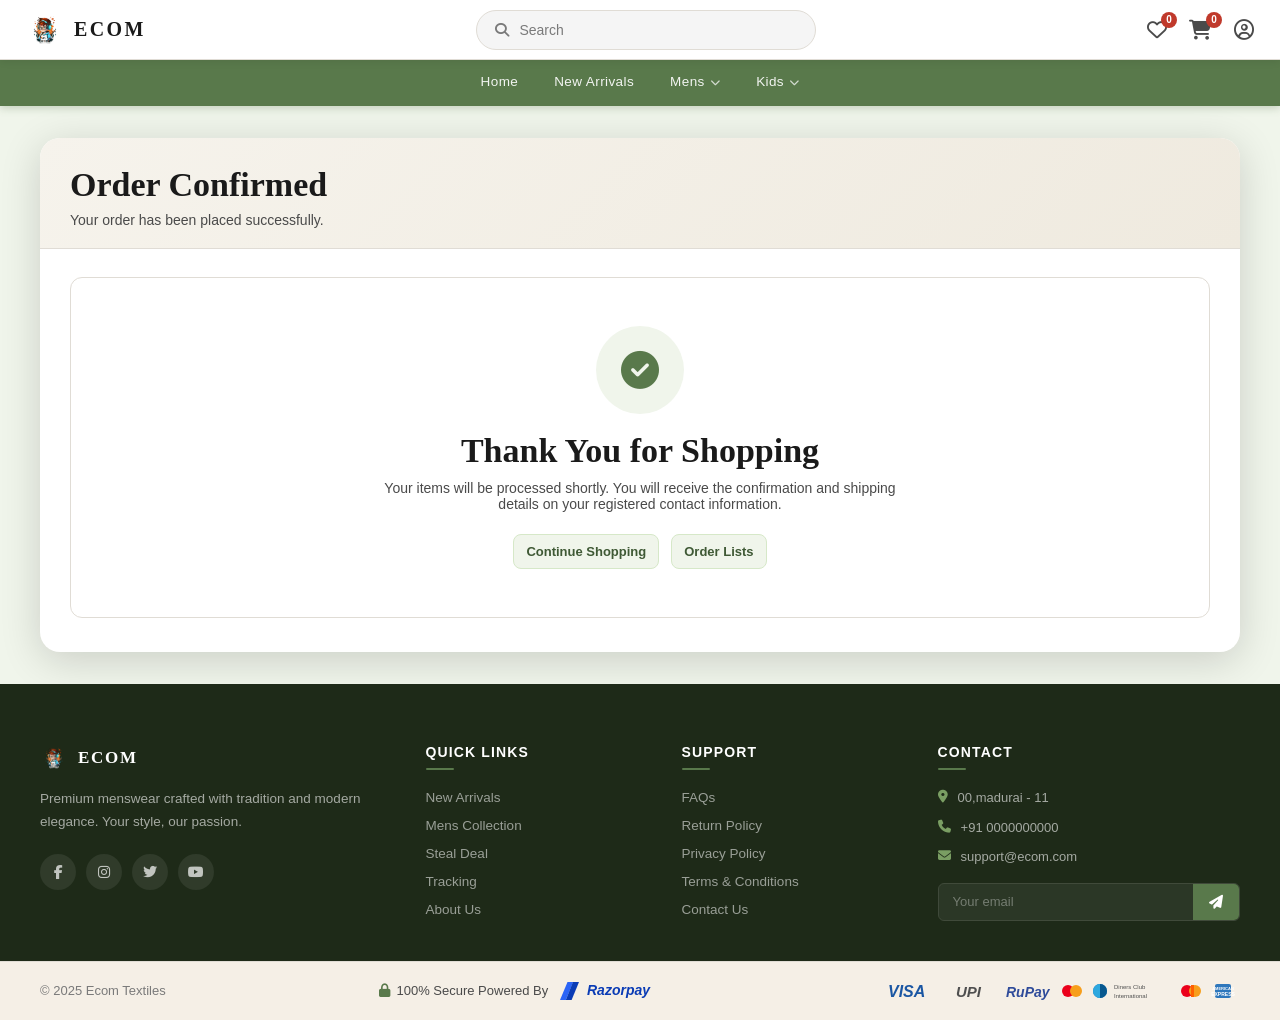
<file: order-success.html>
<!DOCTYPE html>
<html lang="en">
<head>
  <meta charset="UTF-8"/>
  <meta name="viewport" content="width=device-width, initial-scale=1.0"/>
  <title>Order Success – Ecom Menswear</title>
  <link rel="shortcut icon" href="assets/logo.png" type="image/x-icon">
  <link rel="stylesheet" href="assets/fontawesome/css/all.min.css"/>
  <link rel="stylesheet" href="css/store.css"/>
</head>
<body class="page-store">
  <header class="navbar-top">
    <a class="nav-logo" href="index.html">
      <div class="logo-icon"><img src="assets/logo.png" alt="Ecom logo"/></div>
      <span class="logo-text">ECOM</span>
    </a>
    <div class="nav-search">
      <i class="fa-solid fa-magnifying-glass"></i>
      <input type="text" placeholder="Search"/>
    </div>
    <div class="nav-icons">
      <a class="nav-icon-link" href="wishlist.html" aria-label="Wishlist">
        <i class="fa-regular fa-heart"></i>
        <span class="nav-count" data-type="wishlist">0</span>
      </a>
      <a class="nav-icon-link" href="cart.html" aria-label="Cart">
        <i class="fa-solid fa-cart-shopping"></i>
        <span class="nav-count" data-type="cart">0</span>
      </a>
      <div class="account-wrap">
        <a class="nav-icon-link account-trigger" href="login.html" aria-label="Account">
          <i class="fa-regular fa-circle-user"></i>
        </a>
        <div class="account-dropdown">
          <a href="#">Settings</a>
          <a href="order-list.html">My Orders</a>
          <a href="#" data-action="logout">Logout</a>
        </div>
      </div>
    </div>
  </header>
  <nav class="navbar-bottom">
    <a href="index.html">Home</a>
    <a href="#">New Arrivals</a>
    <div class="nav-drop">
      <a href="#" class="has-drop">Mens <i class="fa-solid fa-chevron-down"></i></a>
      <div class="drop-menu">
        <a href="#">Shirts</a>
        <a href="#">Kurtas</a>
        <a href="#">Sherwanis</a>
        <a href="#">T-Shirts</a>
      </div>
    </div>
    <div class="nav-drop">
      <a href="#" class="has-drop">Kids <i class="fa-solid fa-chevron-down"></i></a>
      <div class="drop-menu">
        <a href="#">Boys Wear</a>
        <a href="#">Girls Wear</a>
        <a href="#">Ethnic Sets</a>
        <a href="#">Accessories</a>
      </div>
    </div>
  </nav>

  <main class="store-shell">
    <section class="store-hero">
      <h1>Order Confirmed</h1>
      <p>Your order has been placed successfully.</p>
    </section>

    <section class="store-content">
      <div class="panel success-card">
        <div class="success-icon"><i class="fa-solid fa-circle-check"></i></div>
        <h1>Thank You for Shopping</h1>
        <p>Your items will be processed shortly. You will receive the confirmation and shipping details on your registered contact information.</p>
        <div class="action-row center">
          <a class="small-btn" href="index.html">Continue Shopping</a>
          <a class="small-btn" href="order-list.html">Order Lists</a>
        </div>
      </div>
    </section>
  </main>

  <!-- FOOTER NORMAL -->
  <footer class="footer-normal">
    <div class="footer-grid">
      <div class="footer-brand">
        <div class="footer-logo">
          <div class="logo-icon sm"><img src="assets/logo.png" alt="Ecom logo"/></div>
          <span>ECOM</span>
        </div>
        <p>Premium menswear crafted with tradition and modern elegance. Your style, our passion.</p>
        <div class="footer-social">
          <a href="#"><i class="fa-brands fa-facebook-f"></i></a>
          <a href="#"><i class="fa-brands fa-instagram"></i></a>
          <a href="#"><i class="fa-brands fa-twitter"></i></a>
          <a href="#"><i class="fa-brands fa-youtube"></i></a>
        </div>
      </div>
      <div class="footer-links">
        <h4>Quick Links</h4>
        <ul>
          <li><a href="#">New Arrivals</a></li>
          <li><a href="#">Mens Collection</a></li>
          <li><a href="#">Steal Deal</a></li>
          <li><a href="track-order.html">Tracking</a></li>
          <li><a href="#">About Us</a></li>
        </ul>
      </div>
      <div class="footer-links">
        <h4>Support</h4>
        <ul>
          <li><a href="#">FAQs</a></li>
          <li><a href="#">Return Policy</a></li>
          <li><a href="#">Privacy Policy</a></li>
          <li><a href="#">Terms & Conditions</a></li>
          <li><a href="#">Contact Us</a></li>
        </ul>
      </div>
      <div class="footer-contact">
        <h4>Contact</h4>
        <p><i class="fa-solid fa-location-dot"></i> 00,madurai - 11</p>
        <p><i class="fa-solid fa-phone"></i> +91 0000000000</p>
        <p><i class="fa-solid fa-envelope"></i> support@ecom.com</p>
        <div class="footer-newsletter">
          <input type="email" placeholder="Your email"/>
          <button><i class="fa-solid fa-paper-plane"></i></button>
        </div>
      </div>
    </div>
  </footer>

  <footer class="footer-bottom">
    <span>&copy; 2025 Ecom Textiles</span>
    <span class="footer-secure"><i class="fa-solid fa-lock"></i> 100% Secure Powered By <img class="razorpay-logo" src="assets/payments/razorpay.svg" alt="Razorpay"/></span>
    <div class="footer-payments"><img class="pay-strip" src="assets/payments/payment-strip.svg" alt="Accepted payment methods"/></div>
  </footer>
  <script src="js/common.js"></script>
</body>
</html>
</file>
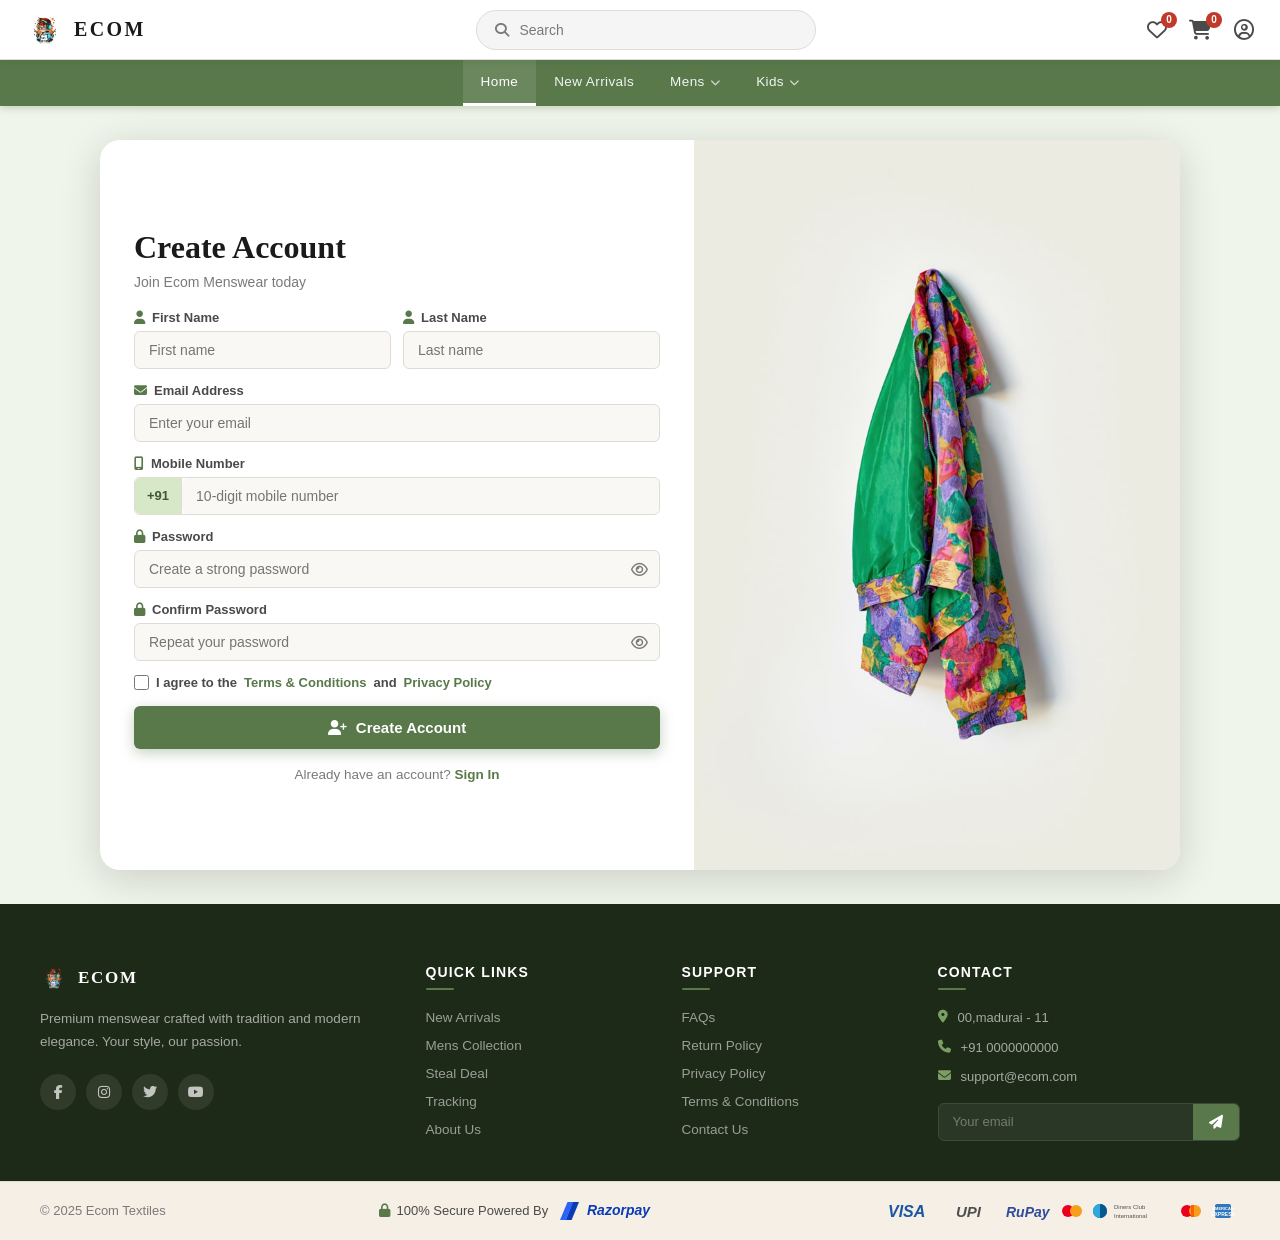
<file: register.html>
<!DOCTYPE html>
<html lang="en">
<head>
  <meta charset="UTF-8"/>
  <meta name="viewport" content="width=device-width, initial-scale=1.0"/>
  <title>Register – Ecom Menswear</title>
  <link rel="shortcut icon" href="assets/logo.png" type="image/x-icon">
  <link rel="stylesheet" href="assets/fontawesome/css/all.min.css"/>
  <link rel="stylesheet" href="css/register.css"/>
</head>
<body class="page-auth">

  <!-- NAVBAR -->
  <header class="navbar-top">
    <a class="nav-logo" href="index.html">
      <div class="logo-icon"><img src="assets/logo.png" alt="Ecom logo"/></div>
      <span class="logo-text">ECOM</span>
    </a>
    <div class="nav-search">
      <i class="fa-solid fa-magnifying-glass"></i>
      <input type="text" placeholder="Search"/>
    </div>
    <div class="nav-icons">
      <a class="nav-icon-link" href="wishlist.html" aria-label="Wishlist">
        <i class="fa-regular fa-heart"></i>
        <span class="nav-count" data-type="wishlist">0</span>
      </a>
      <a class="nav-icon-link" href="cart.html" aria-label="Cart">
        <i class="fa-solid fa-cart-shopping"></i>
        <span class="nav-count" data-type="cart">0</span>
      </a>
      <div class="account-wrap">
        <a class="nav-icon-link account-trigger" href="login.html" aria-label="Account">
          <i class="fa-regular fa-circle-user"></i>
        </a>
        <div class="account-dropdown">
          <a href="#">Settings</a>
          <a href="order-list.html">My Orders</a>
          <a href="#" data-action="logout">Logout</a>
        </div>
      </div>
    </div>
  </header>
  <nav class="navbar-bottom">
    <a href="index.html" class="active">Home</a>
    <a href="#">New Arrivals</a>
    <div class="nav-drop">
      <a href="#" class="has-drop">Mens <i class="fa-solid fa-chevron-down"></i></a>
      <div class="drop-menu">
        <a href="#">Shirts</a>
        <a href="#">Kurtas</a>
        <a href="#">Sherwanis</a>
        <a href="#">T-Shirts</a>
      </div>
    </div>
    <div class="nav-drop">
      <a href="#" class="has-drop">Kids <i class="fa-solid fa-chevron-down"></i></a>
      <div class="drop-menu">
        <a href="#">Boys Wear</a>
        <a href="#">Girls Wear</a>
        <a href="#">Ethnic Sets</a>
        <a href="#">Accessories</a>
      </div>
    </div>
  </nav>

  <!-- REGISTER SECTION -->
  <main class="register-main">
    <section class="register-wrap">
      <div class="register-form-panel">
        <div class="register-brand">
          <h2>Create Account</h2>
          <p>Join Ecom Menswear today</p>
        </div>

        <form class="register-form" onsubmit="return false;">
        <div class="form-row-2">
          <div class="form-group">
            <label><i class="fa-solid fa-user"></i> First Name</label>
            <input type="text" placeholder="First name"/>
          </div>
          <div class="form-group">
            <label><i class="fa-solid fa-user"></i> Last Name</label>
            <input type="text" placeholder="Last name"/>
          </div>
        </div>
        <div class="form-group">
          <label><i class="fa-solid fa-envelope"></i> Email Address</label>
          <input type="email" placeholder="Enter your email"/>
        </div>
        <div class="form-group">
          <label><i class="fa-solid fa-mobile-screen"></i> Mobile Number</label>
          <div class="input-prefix">
            <span>+91</span>
            <input type="tel" placeholder="10-digit mobile number"/>
          </div>
        </div>
        <div class="form-group">
          <label><i class="fa-solid fa-lock"></i> Password</label>
          <div class="input-eye">
            <input type="password" id="regPass" placeholder="Create a strong password"/>
            <button type="button" onclick="togglePass('regPass', this)"><i class="fa-regular fa-eye"></i></button>
          </div>
        </div>
        <div class="form-group">
          <label><i class="fa-solid fa-lock"></i> Confirm Password</label>
          <div class="input-eye">
            <input type="password" id="regPass2" placeholder="Repeat your password"/>
            <button type="button" onclick="togglePass('regPass2', this)"><i class="fa-regular fa-eye"></i></button>
          </div>
        </div>
        <div class="form-group">
          <label class="checkbox-label">
            <input type="checkbox"/> I agree to the <a href="#">Terms & Conditions</a> and <a href="#">Privacy Policy</a>
          </label>
        </div>
        <button type="submit" class="auth-btn">
          <i class="fa-solid fa-user-plus"></i> Create Account
        </button>
      </form>

      <p class="auth-switch">Already have an account? <a href="login.html">Sign In</a></p>
      </div>

      <div class="register-image-panel">
        <img src="assets/images/hero-slide2-b.jpg" alt="Register visual"/>
      </div>
    </section>
  </main>

  <!-- FOOTER NORMAL -->
  <footer class="footer-normal">
    <div class="footer-grid">
      <div class="footer-brand">
        <div class="footer-logo">
          <div class="logo-icon sm"><img src="assets/logo.png" alt="Ecom logo"/></div>
          <span>ECOM</span>
        </div>
        <p>Premium menswear crafted with tradition and modern elegance. Your style, our passion.</p>
        <div class="footer-social">
          <a href="#"><i class="fa-brands fa-facebook-f"></i></a>
          <a href="#"><i class="fa-brands fa-instagram"></i></a>
          <a href="#"><i class="fa-brands fa-twitter"></i></a>
          <a href="#"><i class="fa-brands fa-youtube"></i></a>
        </div>
      </div>
      <div class="footer-links">
        <h4>Quick Links</h4>
        <ul>
          <li><a href="#">New Arrivals</a></li>
          <li><a href="#">Mens Collection</a></li>
          <li><a href="#">Steal Deal</a></li>
          <li><a href="track-order.html">Tracking</a></li>
          <li><a href="#">About Us</a></li>
        </ul>
      </div>
      <div class="footer-links">
        <h4>Support</h4>
        <ul>
          <li><a href="#">FAQs</a></li>
          <li><a href="#">Return Policy</a></li>
          <li><a href="#">Privacy Policy</a></li>
          <li><a href="#">Terms & Conditions</a></li>
          <li><a href="#">Contact Us</a></li>
        </ul>
      </div>
      <div class="footer-contact">
        <h4>Contact</h4>
        <p><i class="fa-solid fa-location-dot"></i> 00,madurai - 11</p>
        <p><i class="fa-solid fa-phone"></i> +91 0000000000</p>
        <p><i class="fa-solid fa-envelope"></i> support@ecom.com</p>
        <div class="footer-newsletter">
          <input type="email" placeholder="Your email"/>
          <button><i class="fa-solid fa-paper-plane"></i></button>
        </div>
      </div>
    </div>
  </footer>

  <!-- FOOTER BOTTOM -->
  <footer class="footer-bottom">
    <span>&copy; 2025 Ecom Textiles</span>
    <span class="footer-secure">
      <i class="fa-solid fa-lock"></i> 100% Secure Powered By
      <img class="razorpay-logo" src="assets/payments/razorpay.svg" alt="Razorpay"/>
    </span>
    <div class="footer-payments">
      <img class="pay-strip" src="assets/payments/payment-strip.svg" alt="Accepted payment methods"/>
    </div>
  </footer>

  <script src="js/common.js"></script>
  <script src="js/register.js"></script>
</body>
</html>
</file>
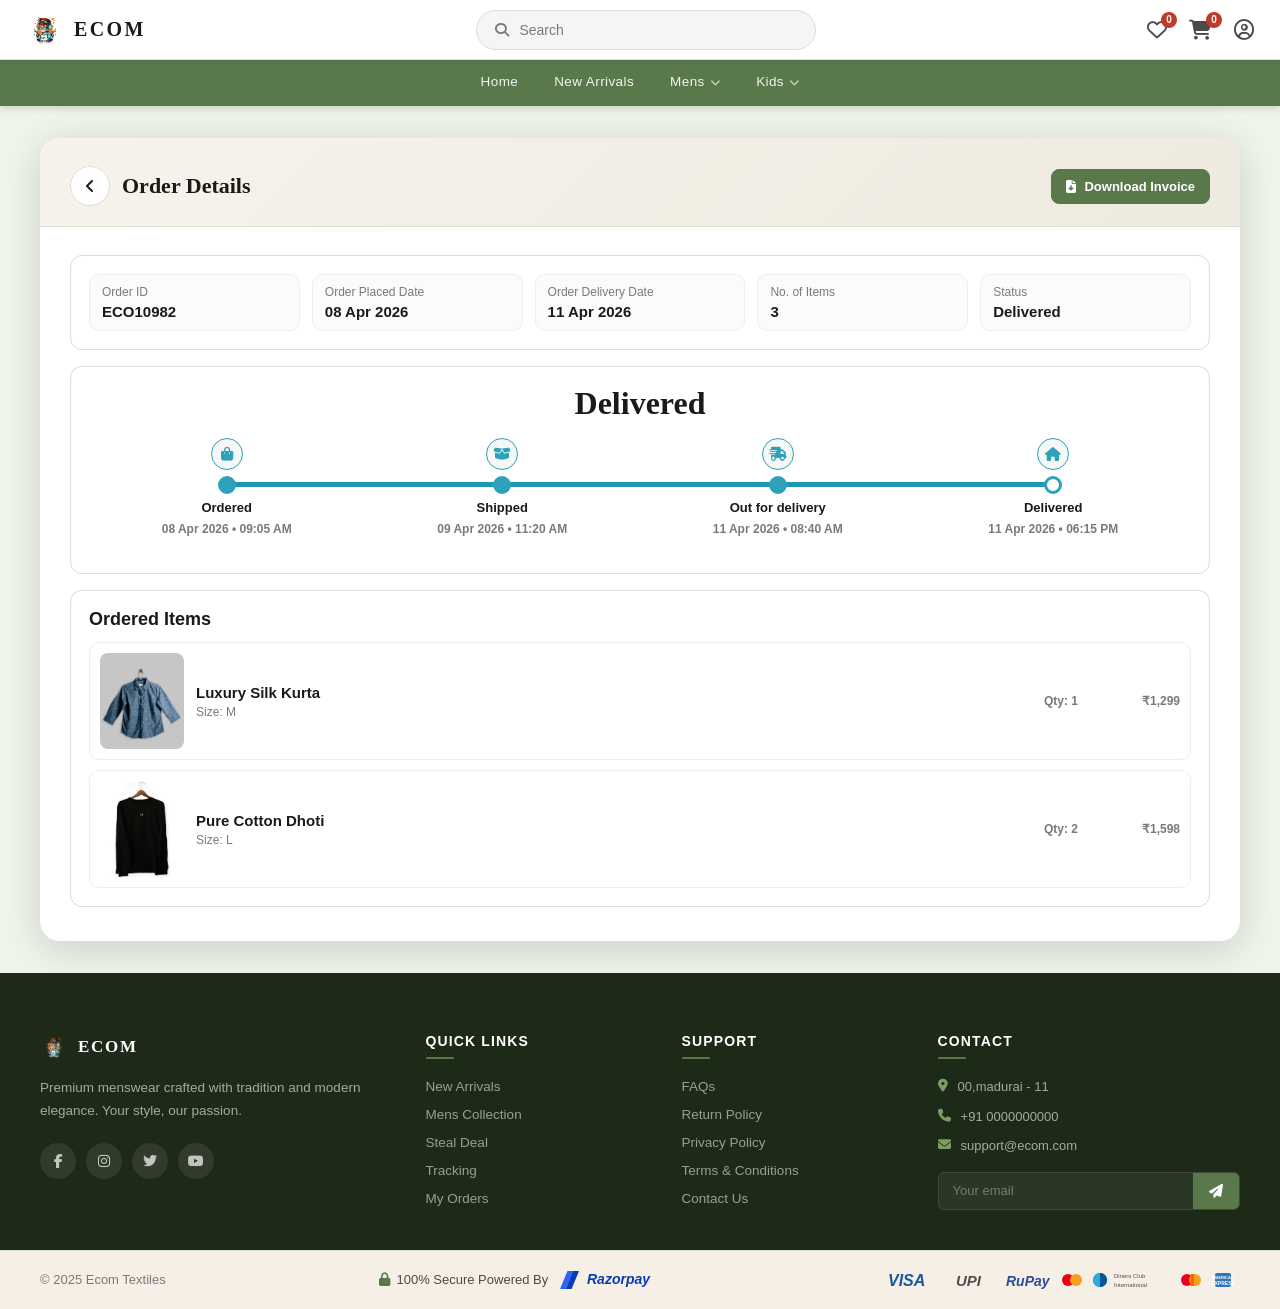
<file: track-order.html>
<!DOCTYPE html>
<html lang="en">
<head>
  <meta charset="UTF-8"/>
  <meta name="viewport" content="width=device-width, initial-scale=1.0"/>
  <title>Track Order – Ecom Menswear</title>
  <link rel="shortcut icon" href="assets/logo.png" type="image/x-icon">
  <link rel="stylesheet" href="assets/fontawesome/css/all.min.css"/>
  <link rel="stylesheet" href="css/orders.css"/>
</head>
<body class="page-orders" id="trackOrderPage">
  <header class="navbar-top">
    <a class="nav-logo" href="index.html">
      <div class="logo-icon"><img src="assets/logo.png" alt="Ecom logo"/></div>
      <span class="logo-text">ECOM</span>
    </a>
    <div class="nav-search">
      <i class="fa-solid fa-magnifying-glass"></i>
      <input type="text" placeholder="Search"/>
    </div>
    <div class="nav-icons">
      <a class="nav-icon-link" href="wishlist.html" aria-label="Wishlist">
        <i class="fa-regular fa-heart"></i>
        <span class="nav-count" data-type="wishlist">0</span>
      </a>
      <a class="nav-icon-link" href="cart.html" aria-label="Cart">
        <i class="fa-solid fa-cart-shopping"></i>
        <span class="nav-count" data-type="cart">0</span>
      </a>
      <div class="account-wrap">
        <a class="nav-icon-link account-trigger" href="login.html" aria-label="Account">
          <i class="fa-regular fa-circle-user"></i>
        </a>
        <div class="account-dropdown">
          <a href="#">Settings</a>
          <a href="order-list.html">My Orders</a>
          <a href="#" data-action="logout">Logout</a>
        </div>
      </div>
    </div>
  </header>

  <nav class="navbar-bottom">
    <a href="index.html">Home</a>
    <a href="#">New Arrivals</a>
    <div class="nav-drop">
      <a href="#" class="has-drop">Mens <i class="fa-solid fa-chevron-down"></i></a>
      <div class="drop-menu">
        <a href="#">Shirts</a>
        <a href="#">Kurtas</a>
        <a href="#">Sherwanis</a>
        <a href="#">T-Shirts</a>
      </div>
    </div>
    <div class="nav-drop">
      <a href="#" class="has-drop">Kids <i class="fa-solid fa-chevron-down"></i></a>
      <div class="drop-menu">
        <a href="#">Boys Wear</a>
        <a href="#">Girls Wear</a>
        <a href="#">Ethnic Sets</a>
        <a href="#">Accessories</a>
      </div>
    </div>
  </nav>

  <main class="orders-shell">
    <section class="orders-hero track-hero">
      <div class="track-hero-head">
        <div class="track-hero-left">
          <a class="track-back-link" href="order-list.html" aria-label="Back to order list">
            <i class="fa-solid fa-angle-left"></i>
          </a>
          <h2 class="track-hero-sub">Order Details</h2>
        </div>
        <a class="invoice-btn" href="#" id="downloadInvoiceBtn">
          <i class="fa-solid fa-file-arrow-down"></i>
          <span>Download Invoice</span>
        </a>
      </div>
    </section>

    <section class="orders-content">
      <div class="track-stack">
        <section class="track-panel order-details-strip">
          <div class="order-detail-cell">
            <span>Order ID</span>
            <strong id="trackOrderId">-</strong>
          </div>
          <div class="order-detail-cell">
            <span>Order Placed Date</span>
            <strong id="trackOrderDate">-</strong>
          </div>
          <div class="order-detail-cell">
            <span>Order Delivery Date</span>
            <strong id="trackDeliveryDate">-</strong>
          </div>
          <div class="order-detail-cell">
            <span>No. of Items</span>
            <strong id="trackItemCount">-</strong>
          </div>
          <div class="order-detail-cell">
            <span>Status</span>
            <strong id="trackOrderStatus">-</strong>
          </div>
        </section>

        <section class="track-panel progress-panel">
          <h2 id="progressCurrentLabel">Ordered</h2>
          <div id="statusLine" class="status-line status-line-horizontal"></div>
        </section>

        <section class="track-panel items-panel">
          <h2>Ordered Items</h2>
          <div id="trackItemsList" class="track-items-list"></div>
        </section>
      </div>
    </section>
  </main>

  <footer class="footer-normal">
    <div class="footer-grid">
      <div class="footer-brand">
        <div class="footer-logo">
          <div class="logo-icon sm"><img src="assets/logo.png" alt="Ecom logo"/></div>
          <span>ECOM</span>
        </div>
        <p>Premium menswear crafted with tradition and modern elegance. Your style, our passion.</p>
        <div class="footer-social">
          <a href="#"><i class="fa-brands fa-facebook-f"></i></a>
          <a href="#"><i class="fa-brands fa-instagram"></i></a>
          <a href="#"><i class="fa-brands fa-twitter"></i></a>
          <a href="#"><i class="fa-brands fa-youtube"></i></a>
        </div>
      </div>
      <div class="footer-links">
        <h4>Quick Links</h4>
        <ul>
          <li><a href="#">New Arrivals</a></li>
          <li><a href="#">Mens Collection</a></li>
          <li><a href="#">Steal Deal</a></li>
          <li><a href="track-order.html">Tracking</a></li>
          <li><a href="order-list.html">My Orders</a></li>
        </ul>
      </div>
      <div class="footer-links">
        <h4>Support</h4>
        <ul>
          <li><a href="#">FAQs</a></li>
          <li><a href="#">Return Policy</a></li>
          <li><a href="#">Privacy Policy</a></li>
          <li><a href="#">Terms & Conditions</a></li>
          <li><a href="#">Contact Us</a></li>
        </ul>
      </div>
      <div class="footer-contact">
        <h4>Contact</h4>
        <p><i class="fa-solid fa-location-dot"></i> 00,madurai - 11</p>
        <p><i class="fa-solid fa-phone"></i> +91 0000000000</p>
        <p><i class="fa-solid fa-envelope"></i> support@ecom.com</p>
        <div class="footer-newsletter">
          <input type="email" placeholder="Your email"/>
          <button><i class="fa-solid fa-paper-plane"></i></button>
        </div>
      </div>
    </div>
  </footer>

  <footer class="footer-bottom">
    <span>&copy; 2025 Ecom Textiles</span>
    <span class="footer-secure"><i class="fa-solid fa-lock"></i> 100% Secure Powered By <img class="razorpay-logo" src="assets/payments/razorpay.svg" alt="Razorpay"/></span>
    <div class="footer-payments"><img class="pay-strip" src="assets/payments/payment-strip.svg" alt="Accepted payment methods"/></div>
  </footer>

  <script src="js/common.js"></script>
  <script src="js/orders.js"></script>
</body>
</html>
</file>
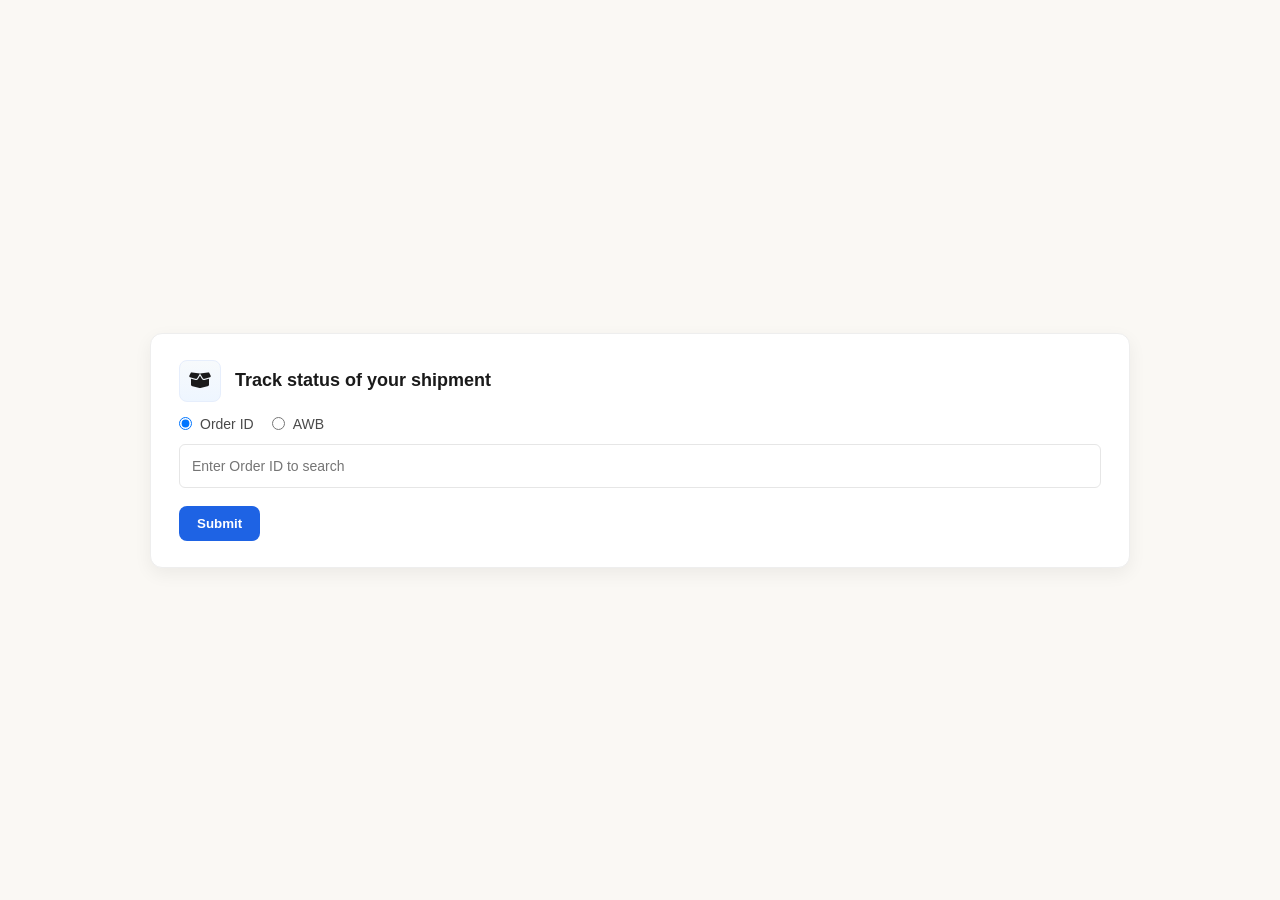
<file: track-shipment.html>
<!DOCTYPE html>
<html lang="en">
<head>
  <meta charset="utf-8" />
  <meta name="viewport" content="width=device-width, initial-scale=1" />
  <title>Track Shipment — ECOM</title>
  <link rel="shortcut icon" href="assets/logo.png" type="image/x-icon">
  <link rel="stylesheet" href="assets/fontawesome/css/all.min.css">
  <link rel="stylesheet" href="css/track-shipment.css">
</head>
<body class="page-track-shipment">
  <main class="track-page-shell">
    <section class="track-card">
      <div class="track-card-head">
        <div class="track-icon"><i class="fa-solid fa-box-open"></i></div>
        <h2>Track status of your shipment</h2>
      </div>

      <form id="trackForm" class="track-form">
        <fieldset class="track-search-by">
          <legend>Search By:</legend>
          <label><input type="radio" name="searchBy" value="order" checked> Order ID</label>
          <label><input type="radio" name="searchBy" value="awb"> AWB</label>
        </fieldset>

        <div class="track-field">
          <input id="trackInput" type="text" placeholder="Enter Order ID to search" aria-label="Order or AWB" />
        </div>

        <div class="track-actions">
          <button class="btn primary" type="submit">Submit</button>
        </div>
      </form>
    </section>
  </main>

  <script src="js/common.js"></script>
  <script src="js/track-shipment.js"></script>
</body>
</html>
</file>
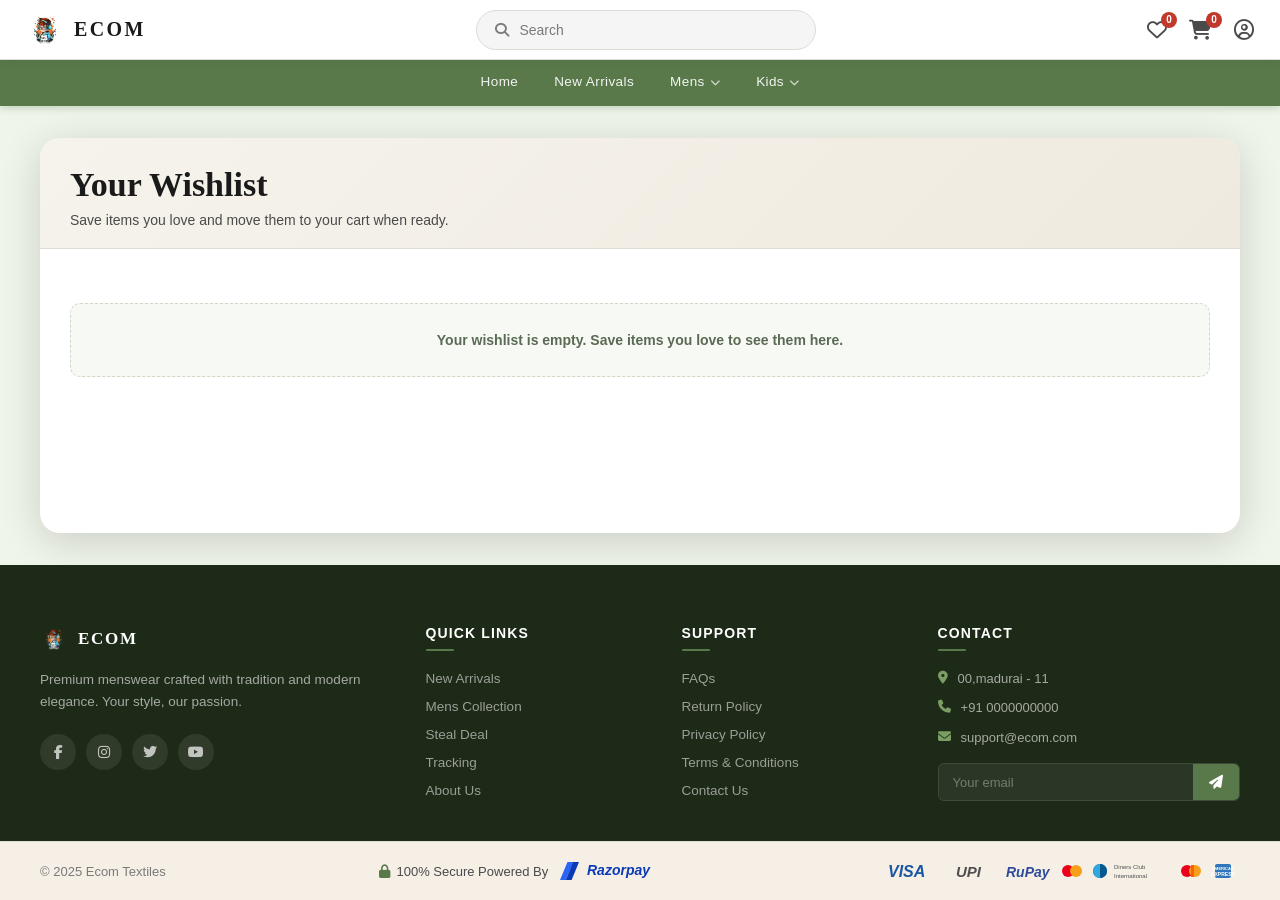
<file: wishlist.html>
<!DOCTYPE html>
<html lang="en">
<head>
  <meta charset="UTF-8"/>
  <meta name="viewport" content="width=device-width, initial-scale=1.0"/>
  <title>Wishlist – Ecom Menswear</title>
  <link rel="shortcut icon" href="assets/logo.png" type="image/x-icon">
  <link rel="stylesheet" href="assets/fontawesome/css/all.min.css"/>
  <link rel="stylesheet" href="css/store.css"/>
</head>
<body class="page-store">
  <header class="navbar-top">
    <a class="nav-logo" href="index.html">
      <div class="logo-icon"><img src="assets/logo.png" alt="Ecom logo"/></div>
      <span class="logo-text">ECOM</span>
    </a>
    <div class="nav-search">
      <i class="fa-solid fa-magnifying-glass"></i>
      <input type="text" placeholder="Search"/>
    </div>
    <div class="nav-icons">
      <a class="nav-icon-link" href="wishlist.html" aria-label="Wishlist">
        <i class="fa-regular fa-heart"></i>
        <span class="nav-count" data-type="wishlist">0</span>
      </a>
      <a class="nav-icon-link" href="cart.html" aria-label="Cart">
        <i class="fa-solid fa-cart-shopping"></i>
        <span class="nav-count" data-type="cart">0</span>
      </a>
      <div class="account-wrap">
        <a class="nav-icon-link account-trigger" href="login.html" aria-label="Account">
          <i class="fa-regular fa-circle-user"></i>
        </a>
        <div class="account-dropdown">
          <a href="#">Settings</a>
          <a href="order-list.html">My Orders</a>
          <a href="#" data-action="logout">Logout</a>
        </div>
      </div>
    </div>
  </header>
  <nav class="navbar-bottom">
    <a href="index.html">Home</a>
    <a href="#">New Arrivals</a>
    <div class="nav-drop">
      <a href="#" class="has-drop">Mens <i class="fa-solid fa-chevron-down"></i></a>
      <div class="drop-menu">
        <a href="#">Shirts</a>
        <a href="#">Kurtas</a>
        <a href="#">Sherwanis</a>
        <a href="#">T-Shirts</a>
      </div>
    </div>
    <div class="nav-drop">
      <a href="#" class="has-drop">Kids <i class="fa-solid fa-chevron-down"></i></a>
      <div class="drop-menu">
        <a href="#">Boys Wear</a>
        <a href="#">Girls Wear</a>
        <a href="#">Ethnic Sets</a>
        <a href="#">Accessories</a>
      </div>
    </div>
  </nav>

  <main class="store-shell">
    <section class="store-hero">
      <h1>Your Wishlist</h1>
      <p>Save items you love and move them to your cart when ready.</p>
    </section>

    <section class="store-content">
      <div class="wishlist-grid">
        <div class="wishlist-item" data-product="wedding">
          <img class="wishlist-thumb" src="assets/images/product-wedding-main.jpg" alt="Wedding Kurta Set"/>
          <div>
            <h3>Wedding Kurta Set</h3>
            <p>Bridal Collection</p>
            <div class="item-price">
              <span class="new">₹2,499</span>
              <span class="old">₹3,800</span>
            </div>
            <div class="action-row">
              <a class="small-btn move-to-cart-btn" data-product="wedding" href="cart.html">Move to Cart</a>
              <button type="button" class="remove-wishlist-btn" data-product="wedding" aria-label="Remove from wishlist">
                <i class="fa-solid fa-trash"></i>
              </button>
            </div>
          </div>
        </div>

        <div class="wishlist-item" data-product="dhoti">
          <img class="wishlist-thumb" src="assets/images/product-dhoti-main.jpg" alt="Pure Cotton Dhoti"/>
          <div>
            <h3>Pure Cotton Dhoti</h3>
            <p>Traditional</p>
            <div class="item-price">
              <span class="new">₹799</span>
              <span class="old">₹1,100</span>
            </div>
            <div class="action-row">
              <a class="small-btn move-to-cart-btn" data-product="dhoti" href="cart.html">Move to Cart</a>
              <button type="button" class="remove-wishlist-btn" data-product="dhoti" aria-label="Remove from wishlist">
                <i class="fa-solid fa-trash"></i>
              </button>
            </div>
          </div>
        </div>
      </div>
      <p class="store-empty-note wishlist-empty-note" hidden>Your wishlist is empty. Save items you love to see them here.</p>
    </section>
  </main>

  <!-- FOOTER NORMAL -->
  <footer class="footer-normal">
    <div class="footer-grid">
      <div class="footer-brand">
        <div class="footer-logo">
          <div class="logo-icon sm"><img src="assets/logo.png" alt="Ecom logo"/></div>
          <span>ECOM</span>
        </div>
        <p>Premium menswear crafted with tradition and modern elegance. Your style, our passion.</p>
        <div class="footer-social">
          <a href="#"><i class="fa-brands fa-facebook-f"></i></a>
          <a href="#"><i class="fa-brands fa-instagram"></i></a>
          <a href="#"><i class="fa-brands fa-twitter"></i></a>
          <a href="#"><i class="fa-brands fa-youtube"></i></a>
        </div>
      </div>
      <div class="footer-links">
        <h4>Quick Links</h4>
        <ul>
          <li><a href="#">New Arrivals</a></li>
          <li><a href="#">Mens Collection</a></li>
          <li><a href="#">Steal Deal</a></li>
          <li><a href="track-order.html">Tracking</a></li>
          <li><a href="#">About Us</a></li>
        </ul>
      </div>
      <div class="footer-links">
        <h4>Support</h4>
        <ul>
          <li><a href="#">FAQs</a></li>
          <li><a href="#">Return Policy</a></li>
          <li><a href="#">Privacy Policy</a></li>
          <li><a href="#">Terms & Conditions</a></li>
          <li><a href="#">Contact Us</a></li>
        </ul>
      </div>
      <div class="footer-contact">
        <h4>Contact</h4>
        <p><i class="fa-solid fa-location-dot"></i> 00,madurai - 11</p>
        <p><i class="fa-solid fa-phone"></i> +91 0000000000</p>
        <p><i class="fa-solid fa-envelope"></i> support@ecom.com</p>
        <div class="footer-newsletter">
          <input type="email" placeholder="Your email"/>
          <button><i class="fa-solid fa-paper-plane"></i></button>
        </div>
      </div>
    </div>
  </footer>

  <footer class="footer-bottom">
    <span>&copy; 2025 Ecom Textiles</span>
    <span class="footer-secure"><i class="fa-solid fa-lock"></i> 100% Secure Powered By <img class="razorpay-logo" src="assets/payments/razorpay.svg" alt="Razorpay"/></span>
    <div class="footer-payments"><img class="pay-strip" src="assets/payments/payment-strip.svg" alt="Accepted payment methods"/></div>
  </footer>
  <script src="js/common.js"></script>
</body>
</html>
</file>
<file: css/admin-orders.css>
@import url('./style.css');

.page-admin-orders {
  background: radial-gradient(circle at top right, #f5f8f0 0%, #edf3e7 38%, #e8eee2 100%);
  min-height: 100vh;
}

.admin-layout {
  width: 100%;
  margin: 0;
  padding: 12px;
  display: grid;
  grid-template-columns: 240px minmax(0, 1fr);
  gap: 18px;
  align-items: start;
}

.admin-sidebar {
  background: #fff;
  border: 1px solid #dde6d6;
  border-radius: 16px;
  box-shadow: 0 10px 24px rgba(41, 62, 34, 0.08);
  padding: 16px 12px;
  position: sticky;
  top: 74px;
}

.admin-sidebar h2 {
  font-family: var(--font-display);
  font-size: 24px;
  color: var(--text-dark);
  margin-bottom: 2px;
  padding: 0 8px;
}

.admin-sidebar p {
  font-size: 12px;
  color: var(--text-light);
  margin-bottom: 12px;
  padding: 0 8px;
}

.admin-side-nav {
  display: grid;
  gap: 6px;
}

.admin-side-nav a {
  display: flex;
  align-items: center;
  gap: 10px;
  padding: 10px 10px;
  border-radius: 10px;
  color: #5f6d5a;
  font-size: 13px;
  font-weight: 700;
  transition: var(--transition);
}

.admin-side-nav a i {
  width: 16px;
  color: #72806d;
}

.admin-side-nav a:hover {
  background: #f0f6ea;
  color: var(--primary-dark);
}

.admin-side-nav a.active {
  background: var(--primary);
  color: #fff;
}

.admin-side-nav a.active i {
  color: #fff;
}

.admin-side-insights {
  margin-top: 14px;
  padding: 10px;
  border: 1px solid #e3eadf;
  border-radius: 12px;
  background: linear-gradient(165deg, #fbfdf9, #f3f8ee);
}

.admin-side-insights h3 {
  font-size: 14px;
  color: var(--text-dark);
  margin-bottom: 10px;
}

.admin-revenue-cards {
  display: grid;
  gap: 8px;
  margin-bottom: 10px;
}

.admin-revenue-card {
  border: 1px solid #e1e9dc;
  border-radius: 10px;
  background: #fff;
  padding: 8px;
  display: grid;
  gap: 4px;
}

.admin-revenue-card span {
  font-size: 11px;
  color: var(--text-light);
}

.admin-revenue-card strong {
  font-size: 18px;
  color: var(--text-dark);
}

.admin-mini-chart {
  display: grid;
  gap: 7px;
}

.mini-bar-row {
  display: grid;
  grid-template-columns: 66px 1fr;
  gap: 8px;
  align-items: center;
}

.mini-bar-row span {
  font-size: 11px;
  font-weight: 700;
  color: #5f6b5a;
}

.mini-bar-track {
  height: 8px;
  background: #e8efe3;
  border-radius: 999px;
  overflow: hidden;
}

.mini-bar-fill {
  display: block;
  height: 100%;
  width: 0;
  border-radius: 999px;
  transition: width 0.35s ease;
}

.mini-bar-fill.delivered {
  background: #2b8c46;
}

.mini-bar-fill.shipped {
  background: #2d75bf;
}

.mini-bar-fill.processing {
  background: #b67a18;
}

.mini-bar-fill.cancelled {
  background: #bd3f35;
}

.admin-shell {
  width: 100%;
  margin: 0;
  min-height: calc(100vh - 96px);
  background: #fff;
  border: 1px solid #dde6d6;
  border-radius: 18px;
  box-shadow: 0 12px 30px rgba(41, 62, 34, 0.08);
  overflow: hidden;
}

.admin-hero {
  padding: 26px 30px 20px;
  border-bottom: 1px solid var(--border);
  background: linear-gradient(118deg, #f8f6ee, #f1f7eb);
}

.admin-hero h1 {
  font-family: var(--font-display);
  font-size: 34px;
  color: var(--text-dark);
  margin-bottom: 6px;
}

.admin-hero p {
  font-size: 14px;
  color: var(--text-mid);
}

.admin-content {
  padding: 22px 20px 24px;
}

.admin-stats {
  display: grid;
  grid-template-columns: repeat(4, minmax(0, 1fr));
  gap: 12px;
  margin-bottom: 16px;
}

.admin-stat {
  border: 1px solid #e6ece2;
  border-radius: 12px;
  background: #fbfdf9;
  padding: 12px 14px;
  display: grid;
  gap: 6px;
}

.admin-stat span {
  font-size: 12px;
  color: var(--text-light);
  letter-spacing: 0.01em;
}

.admin-stat strong {
  font-size: 22px;
  color: var(--text-dark);
}

.admin-toolbar {
  display: flex;
  align-items: center;
  justify-content: space-between;
  gap: 12px;
  flex-wrap: wrap;
  margin-bottom: 14px;
}

.admin-filters {
  display: flex;
  align-items: center;
  flex-wrap: wrap;
  gap: 8px;
}

.admin-filter-btn {
  border: 1px solid #d8e1d0;
  background: #fff;
  color: #5d6a58;
  padding: 7px 13px;
  border-radius: 999px;
  font-size: 12px;
  font-weight: 700;
  transition: var(--transition);
}

.admin-filter-btn:hover,
.admin-filter-btn.active {
  background: var(--primary);
  border-color: var(--primary);
  color: #fff;
}

.admin-search {
  width: min(350px, 100%);
  display: flex;
  align-items: center;
  gap: 8px;
  border: 1.5px solid #dce4d6;
  background: #fff;
  border-radius: 10px;
  padding: 0 10px;
  height: 40px;
}

.admin-search:focus-within {
  border-color: var(--primary);
  box-shadow: 0 0 0 3px rgba(89, 121, 75, 0.08);
}

.admin-search i {
  font-size: 13px;
  color: var(--text-light);
}

.admin-search input {
  border: 0;
  background: transparent;
  width: 100%;
  font-size: 13px;
  color: var(--text-dark);
}

.admin-table-wrap {
  border: 1px solid #e2e8dc;
  border-radius: 14px;
  overflow-x: auto;
  background: #fff;
  min-height: 286px;
}

.admin-table {
  width: 100%;
  border-collapse: collapse;
  min-width: 900px;
}

.admin-table thead th {
  background: #f5f8f2;
  color: #5f6c5a;
  font-size: 12px;
  font-weight: 700;
  letter-spacing: 0.02em;
  text-transform: uppercase;
  text-align: left;
  padding: 13px 12px;
  border-bottom: 1px solid #e3eadd;
}

.admin-table tbody td {
  padding: 12px;
  border-bottom: 1px solid #edf2e9;
  font-size: 13px;
  color: var(--text-mid);
  vertical-align: middle;
}

.admin-table tbody tr:hover {
  background: #fafdf8;
}

.admin-table tbody tr:last-child td {
  border-bottom: 0;
}

.admin-row-placeholder td {
  height: 59px;
  color: transparent;
}

.admin-row-placeholder:hover {
  background: transparent;
}

.admin-badge {
  display: inline-flex;
  align-items: center;
  justify-content: center;
  padding: 6px 10px;
  border-radius: 999px;
  font-size: 11px;
  font-weight: 700;
  text-transform: capitalize;
}

.admin-badge.processing {
  background: #fff1d8;
  color: #8a5a12;
}

.admin-badge.shipped {
  background: #e7f2ff;
  color: #1b5a9b;
}

.admin-badge.delivered {
  background: #e7f7e9;
  color: #24743b;
}

.admin-badge.cancelled {
  background: #ffe8e7;
  color: #962e28;
}

.admin-link {
  display: inline-flex;
  align-items: center;
  justify-content: center;
  min-width: 64px;
  padding: 6px 10px;
  border-radius: 8px;
  background: #edf6e6;
  color: var(--primary-dark);
  font-weight: 700;
  font-size: 12px;
  border: 1px solid #d6e8c8;
  transition: var(--transition);
}

.admin-link:hover {
  background: var(--primary);
  color: #fff;
  border-color: var(--primary);
}

.admin-empty {
  text-align: center;
  padding: 28px 14px;
  font-size: 14px;
  color: #62705d;
  font-weight: 600;
}

.admin-pagination {
  margin-top: 12px;
  display: flex;
  justify-content: center;
  align-items: center;
  gap: 8px;
  flex-wrap: wrap;
}

.admin-page-btn {
  min-width: 34px;
  height: 34px;
  border: 1px solid #d4dfcd;
  background: #fff;
  color: #5f6f59;
  border-radius: 8px;
  font-size: 12px;
  font-weight: 700;
  padding: 0 10px;
  transition: var(--transition);
}

.admin-page-btn:hover:not(:disabled) {
  border-color: var(--primary);
  color: var(--primary-dark);
}

.admin-page-btn.active {
  background: var(--primary);
  border-color: var(--primary);
  color: #fff;
}

.admin-page-btn:disabled {
  opacity: 0.5;
  cursor: not-allowed;
}

.admin-mini-footer {
  margin: 2px 12px 12px;
  padding: 10px 14px;
  border: 1px solid #dbe5d5;
  border-radius: 12px;
  background: #f6faf2;
  display: flex;
  align-items: center;
  justify-content: space-between;
  gap: 8px;
  color: #60705a;
}

.admin-mini-footer p {
  font-size: 12px;
  font-weight: 700;
}

.admin-mini-footer span {
  font-size: 11px;
  color: var(--text-light);
}

@media (max-width: 980px) {
  .admin-layout {
    grid-template-columns: 1fr;
    gap: 12px;
  }

  .admin-sidebar {
    position: static;
    padding: 12px;
  }

  .admin-side-nav {
    grid-template-columns: repeat(3, minmax(0, 1fr));
  }

  .admin-side-nav a {
    justify-content: center;
  }

  .admin-side-nav a i {
    width: auto;
  }

  .admin-stats {
    grid-template-columns: repeat(2, minmax(0, 1fr));
  }

  .admin-side-insights {
    margin-top: 10px;
  }
}

@media (max-width: 700px) {
  .admin-layout {
    width: 100%;
    margin: 0;
    padding: 8px;
  }

  .admin-shell {
    border-radius: 14px;
    min-height: auto;
  }

  .admin-sidebar {
    border-radius: 14px;
  }

  .admin-side-nav {
    grid-template-columns: repeat(2, minmax(0, 1fr));
  }

  .admin-side-insights {
    padding: 10px;
  }

  .mini-bar-row {
    grid-template-columns: 58px 1fr;
  }

  .admin-hero {
    padding: 18px 16px 14px;
  }

  .admin-hero h1 {
    font-size: 28px;
  }

  .admin-content {
    padding: 14px;
  }

  .admin-stats {
    grid-template-columns: 1fr;
  }

  .admin-search {
    width: 100%;
  }

  .admin-table-wrap {
    min-height: 230px;
  }

  .admin-mini-footer {
    margin: 2px 8px 8px;
    padding: 8px 10px;
    flex-direction: column;
    align-items: flex-start;
  }
}
</file>
<file: css/store.css>
@import url('./style.css');

.page-store {
  background: var(--primary-bg);
  display: flex;
  flex-direction: column;
  min-height: 100vh;
}

.store-shell {
  flex: 1;
  width: min(1200px, calc(100% - 32px));
  margin: 32px auto;
  background: var(--white);
  border-radius: var(--radius-lg);
  box-shadow: var(--shadow-lg);
  overflow: hidden;
}

.store-hero {
  padding: 28px 30px 20px;
  background: linear-gradient(135deg, #f6f3ec, #efeadf);
  border-bottom: 1px solid var(--border);
}

.store-hero h1 {
  font-family: var(--font-display);
  font-size: 34px;
  color: var(--text-dark);
  margin-bottom: 8px;
}

.store-hero p {
  color: var(--text-mid);
  font-size: 14px;
}

.store-content {
  padding: 28px 30px 34px;
}

.cart-grid {
  display: grid;
  grid-template-columns: 1.5fr 0.9fr;
  gap: 24px;
}

.panel {
  background: var(--white);
  border: 1px solid var(--border);
  border-radius: var(--radius-md);
  padding: 20px;
}

.panel h2 {
  font-size: 18px;
  color: var(--text-dark);
  margin-bottom: 16px;
}

.cart-item {
  display: grid;
  grid-template-columns: 92px 1fr auto;
  gap: 14px;
  align-items: center;
  padding: 16px 0;
  border-top: 1px solid var(--border);
}

.cart-item:first-of-type { border-top: 0; padding-top: 0; }

.cart-thumb {
  width: 92px;
  height: 112px;
  border-radius: 10px;
  object-fit: cover;
  display: block;
}

.cart-item h3,
.wishlist-item h3 {
  font-size: 16px;
  color: var(--text-dark);
  margin-bottom: 6px;
}

.cart-item p,
.wishlist-item p {
  font-size: 13px;
  color: var(--text-light);
  margin-bottom: 8px;
}

.item-price {
  display: flex;
  gap: 10px;
  align-items: center;
  flex-wrap: wrap;
}

.item-price .new { color: var(--primary-dark); font-weight: 700; }
.item-price .old { color: var(--text-light); text-decoration: line-through; }

.qty-box {
  display: flex;
  align-items: center;
  border: 1px solid var(--border);
  border-radius: 8px;
  overflow: hidden;
  width: 124px;
}

.qty-box button,
.qty-box span {
  width: 40px;
  height: 38px;
  display: flex;
  align-items: center;
  justify-content: center;
}

.qty-box span { font-weight: 600; border-left: 1px solid var(--border); border-right: 1px solid var(--border); }

.cart-actions {
  display: flex;
  align-items: center;
  gap: 10px;
}

.remove-cart-btn {
  width: 40px;
  height: 38px;
  border-radius: 8px;
  border: 1px solid var(--border);
  background: #fff;
  color: #cc5a24;
  display: inline-flex;
  align-items: center;
  justify-content: center;
  font-size: 14px;
  transition: var(--transition);
}

.remove-wishlist-btn {
  width: 40px;
  height: 38px;
  border-radius: 8px;
  border: 1px solid var(--border);
  background: #fff;
  color: #cc5a24;
  display: inline-flex;
  align-items: center;
  justify-content: center;
  font-size: 14px;
  transition: var(--transition);
}

.remove-cart-btn:hover {
  background: #fff3ea;
  border-color: #d28632;
  color: #b14b1b;
}

.remove-wishlist-btn:hover {
  background: #fff3ea;
  border-color: #d28632;
  color: #b14b1b;
}

.small-btn {
  padding: 9px 12px;
  border-radius: 8px;
  background: var(--primary-bg);
  color: var(--primary-dark);
  border: 1px solid var(--primary-xlight);
  font-weight: 600;
  font-size: 13px;
}

.small-btn:hover { background: var(--primary); color: var(--white); border-color: var(--primary); }

.summary-list {
  display: flex;
  flex-direction: column;
  gap: 10px;
}

.summary-row {
  display: flex;
  justify-content: space-between;
  gap: 12px;
  font-size: 14px;
  color: var(--text-mid);
}

.summary-row.total {
  padding-top: 12px;
  margin-top: 4px;
  border-top: 1px solid var(--border);
  font-weight: 700;
  color: var(--text-dark);
}

.action-row {
  display: flex;
  gap: 12px;
  flex-wrap: wrap;
  margin-top: 18px;
}

.action-row.center {
  justify-content: center;
}

.wishlist-grid {
  display: grid;
  grid-template-columns: repeat(2, 1fr);
  gap: 18px;
}

.wishlist-item {
  display: grid;
  grid-template-columns: 110px 1fr;
  gap: 14px;
  padding: 14px;
  border: 1px solid var(--border);
  border-radius: 12px;
  background: #fff;
}

.wishlist-thumb {
  width: 110px;
  height: 130px;
  object-fit: cover;
  border-radius: 10px;
}

.store-empty-note {
  margin: 26px 0 10px;
  padding: 28px 14px;
  border: 1px dashed #cfd8c8;
  border-radius: 10px;
  text-align: center;
  color: #5a6a54;
  font-size: 14px;
  font-weight: 600;
  background: #f7faf4;
}

.checkout-grid {
  display: grid;
  grid-template-columns: 1.15fr 0.85fr;
  gap: 24px;
}

.checkout-form {
  display: grid;
  gap: 14px;
}

.checkout-form .form-row-2 {
  grid-template-columns: 1fr 1fr;
}

.checkout-note {
  font-size: 13px;
  color: var(--text-light);
  line-height: 1.6;
}

.success-card {
  text-align: center;
  padding: 48px 24px;
}

.success-icon {
  width: 88px;
  height: 88px;
  margin: 0 auto 18px;
  border-radius: 50%;
  background: var(--primary-bg);
  display: flex;
  align-items: center;
  justify-content: center;
  color: var(--primary);
  font-size: 38px;
}

.success-card h1 {
  font-family: var(--font-display);
  font-size: 34px;
  margin-bottom: 10px;
}

.success-card p {
  color: var(--text-mid);
  font-size: 14px;
  max-width: 520px;
  margin: 0 auto 22px;
}

@media (max-width: 900px) {
  .cart-grid,
  .checkout-grid,
  .wishlist-grid {
    grid-template-columns: 1fr;
  }

  .cart-item {
    grid-template-columns: 80px 1fr;
  }

  .cart-item .cart-actions {
    grid-column: 1 / -1;
    justify-self: start;
  }

  .store-shell {
    width: min(100%, calc(100% - 20px));
    margin: 16px auto;
  }
}

@media (max-width: 700px) {
  .store-hero {
    padding: 20px 16px 16px;
  }

  .store-hero h1 {
    font-size: 28px;
  }

  .store-content {
    padding: 20px 16px 24px;
  }

  .panel {
    padding: 14px;
  }

  .cart-item {
    grid-template-columns: 72px 1fr;
    gap: 10px;
  }

  .cart-thumb {
    width: 72px;
    height: 94px;
  }

  .wishlist-grid {
    gap: 12px;
  }

  .wishlist-item {
    grid-template-columns: 84px 1fr;
    gap: 10px;
  }

  .wishlist-thumb {
    width: 84px;
    height: 102px;
  }

  .summary-row {
    font-size: 13px;
  }
}

@media (max-width: 430px) {
  .store-shell {
    width: min(100%, calc(100% - 12px));
    border-radius: 14px;
  }

  .store-hero h1 {
    font-size: 24px;
  }

  .store-hero p {
    font-size: 13px;
  }

  .panel h2 {
    font-size: 16px;
    margin-bottom: 12px;
  }

  .cart-item h3,
  .wishlist-item h3 {
    font-size: 14px;
  }

  .cart-item p,
  .wishlist-item p,
  .checkout-note {
    font-size: 12px;
  }

  .action-row {
    gap: 8px;
    margin-top: 12px;
  }

  .small-btn {
    width: 100%;
    text-align: center;
  }

  .qty-box {
    width: 114px;
  }

  .qty-box button,
  .qty-box span {
    width: 36px;
    height: 34px;
  }

  .checkout-form .form-row-2 {
    grid-template-columns: 1fr;
  }

  .success-card {
    padding: 30px 12px;
  }

  .success-card h1 {
    font-size: 24px;
  }

  .success-icon {
    width: 70px;
    height: 70px;
    font-size: 30px;
  }
}

@media (max-width: 360px) {
  .store-content {
    padding: 16px 10px 20px;
  }

  .panel {
    padding: 12px;
    border-radius: 10px;
  }

  .cart-item,
  .wishlist-item {
    gap: 8px;
  }

  .cart-item {
    grid-template-columns: 64px 1fr;
  }

  .cart-thumb {
    width: 64px;
    height: 86px;
  }

  .wishlist-item {
    grid-template-columns: 76px 1fr;
  }

  .wishlist-thumb {
    width: 76px;
    height: 94px;
  }
}

@media (min-width: 1500px) {
  .store-shell {
    width: min(1420px, calc(100% - 56px));
  }

  .store-hero h1 {
    font-size: 40px;
  }

  .store-content {
    padding: 34px 40px 40px;
  }

  .panel {
    padding: 24px;
  }
}

@media (min-width: 1920px) {
  .store-shell {
    width: min(1560px, calc(100% - 72px));
    margin: 38px auto;
  }

  .store-hero {
    padding: 34px 40px 24px;
  }
}
</file>
<file: css/contact.css>
@import url('./style.css');

.page-contact {
  min-height: 100vh;
  display: flex;
  flex-direction: column;
  background: var(--off-white);
}

.contact-main {
  flex: 1;
  width: min(1160px, calc(100% - 34px));
  margin: 34px auto 40px;
  border: 1px solid var(--border);
  border-radius: var(--radius-lg);
  box-shadow: var(--shadow-lg);
  background: var(--white);
}

.contact-panel {
  padding: 28px 30px 30px;
}

.contact-panel h1 {
  text-align: center;
  color: var(--text-dark);
  font-size: clamp(28px, 2.2vw, 36px);
  font-family: var(--font-display);
  letter-spacing: 0.04em;
}

.contact-sub {
  margin: 8px auto 24px;
  max-width: 760px;
  text-align: center;
  color: var(--text-mid);
  font-size: 14px;
}

.contact-form {
  display: grid;
  grid-template-columns: 1fr 1fr;
  gap: 16px 18px;
}

.contact-left {
  display: grid;
  gap: 14px;
}

.contact-right textarea {
  min-height: 190px;
  resize: vertical;
}

.field-wrap {
  display: block;
}

.contact-form input,
.contact-form textarea {
  width: 100%;
  border: 1px solid var(--border);
  border-radius: 10px;
  background: var(--white);
  color: var(--text-dark);
  font-size: 14px;
  padding: 14px 14px;
}

.contact-form input::placeholder,
.contact-form textarea::placeholder {
  color: #5a6353;
}

.contact-form input:focus,
.contact-form textarea:focus {
  border-color: var(--primary-light);
  box-shadow: 0 0 0 3px rgba(122, 158, 99, 0.25);
}

.contact-actions {
  grid-column: 1 / -1;
  display: flex;
  justify-content: center;
  margin-top: 6px;
}

.contact-btn {
  border: 0;
  border-radius: 10px;
  background: linear-gradient(180deg, var(--primary-light), var(--primary));
  color: #fff;
  font-weight: 700;
  text-transform: uppercase;
  letter-spacing: 0.04em;
  padding: 13px 28px;
  min-width: 180px;
  transition: transform 0.2s ease, box-shadow 0.2s ease;
}

.contact-btn:hover {
  transform: translateY(-2px);
  box-shadow: 0 12px 26px rgba(89, 121, 75, 0.4);
}

.contact-status {
  min-height: 20px;
  margin: 10px 0 2px;
  text-align: center;
  color: var(--primary-dark);
  font-weight: 600;
}

.contact-status.is-error {
  color: #8b1e1e;
}

.contact-status.is-success {
  color: var(--primary-dark);
}

.contact-cards {
  margin-top: 26px;
  display: grid;
  grid-template-columns: 1fr 1fr;
  gap: 16px;
}

.info-card {
  background: linear-gradient(120deg, #476d2e, #5a8f33);
  color: #fff;
  border-radius: 10px;
  padding: 22px;
  box-shadow: 0 12px 25px rgba(0, 0, 0, 0.22);
}

.info-card h3 {
  margin-bottom: 14px;
  text-transform: uppercase;
  letter-spacing: 0.04em;
  font-size: 24px;
}

.info-card p {
  font-size: 14px;
  line-height: 1.6;
  margin-bottom: 10px;
}

.sr-only {
  position: absolute;
  width: 1px;
  height: 1px;
  padding: 0;
  margin: -1px;
  overflow: hidden;
  clip: rect(0, 0, 0, 0);
  border: 0;
}

@media (max-width: 980px) {
  .contact-form,
  .contact-cards {
    grid-template-columns: 1fr;
  }

  .contact-right textarea {
    min-height: 160px;
  }
}

@media (max-width: 620px) {
  .contact-main {
    width: calc(100% - 16px);
    margin: 16px auto 20px;
    border-radius: 12px;
  }

  .contact-panel {
    padding: 16px 14px 18px;
  }

  .contact-btn {
    width: 100%;
  }
}
</file>
<file: css/login.css>
@import url('./style.css');

.page-auth .auth-main,
.page-auth .auth-visual,
.page-auth .auth-divider,
.page-auth .social-auth {
	display: none;
}

.login-main {
	flex: 1;
	display: flex;
	align-items: center;
	justify-content: center;
	padding: 56px 18px 34px;
}

.login-wrap {
	width: min(1050px, 100%);
	background: var(--white);
	border-radius: var(--radius-lg);
	overflow: hidden;
	box-shadow: var(--shadow-lg);
	display: grid;
	grid-template-columns: 1fr 1fr;
	min-height: 560px;
}

.login-image-panel {
	background: #f3efe7;
}

.login-image-panel img {
	width: 100%;
	height: 100%;
	object-fit: cover;
	display: block;
}

.login-form-panel {
	padding: 40px 36px;
	display: flex;
	flex-direction: column;
	justify-content: center;
}

.login-brand {
	margin-bottom: 22px;
}

.login-brand-card {
	background: #e9f3df;
	border: none;
	border-radius: 12px;
	padding: 18px 16px;
}

.login-brand h2 {
	font-family: var(--font-display);
	font-size: 32px;
	color: var(--text-dark);
	margin-bottom: 8px;
}

.login-brand p {
	font-size: 14px;
	color: var(--text-light);
}

.login-form {
	display: flex;
	flex-direction: column;
	gap: 14px;
}

.login-methods {
	display: grid;
	grid-template-columns: 1fr 1fr;
	gap: 10px;
}

.method-btn {
	height: 44px;
	border: 1.5px solid var(--primary);
	border-radius: 10px;
	color: var(--primary-dark);
	font-size: 13px;
	font-weight: 700;
	display: flex;
	align-items: center;
	justify-content: center;
	gap: 7px;
	background: var(--primary-bg);
	transition: var(--transition);
}

.method-btn.active,
.method-btn:hover {
	background: var(--primary);
	color: #fff;
}

.login-dynamic-area {
	border: 1px solid var(--border);
	border-radius: 12px;
	padding: 16px 14px;
	background: var(--white);
}

.login-mode-panel {
	display: none;
	flex-direction: column;
	gap: 14px;
}

.login-mode-panel.active {
	display: flex;
}

.login-submit-area {
	border: none;
	border-radius: 12px;
	padding: 10px;
	background: var(--white);
}

.login-form .auth-btn {
	margin-top: 0;
}

.login-form-panel .auth-switch {
	margin-top: 18px;
	text-align: center;
}

@media (max-width: 900px) {
	.login-wrap {
		grid-template-columns: 1fr;
	}

	.login-image-panel {
		min-height: 220px;
	}

	.login-form-panel {
		padding: 28px 20px;
	}

	.login-brand h2 {
		font-size: 26px;
	}

	.login-methods {
		grid-template-columns: 1fr;
	}
}

@media (max-width: 700px) {
	.login-main {
		padding: 28px 12px 22px;
	}

	.login-wrap {
		min-height: 0;
	}

	.login-image-panel {
		min-height: 190px;
	}

	.login-form-panel {
		padding: 22px 14px;
	}

	.login-brand-card {
		padding: 14px 12px;
	}

	.login-brand h2 {
		font-size: 24px;
	}

	.login-brand p {
		font-size: 13px;
	}

	.login-dynamic-area,
	.login-submit-area {
		padding: 12px;
	}

	.method-btn {
		height: 42px;
		font-size: 12px;
	}
}

@media (max-width: 430px) {
	.login-main {
		padding: 20px 10px 18px;
	}

	.login-image-panel {
		display: none;
	}

	.login-wrap {
		border-radius: 14px;
	}

	.login-image-panel {
		min-height: 160px;
	}

	.login-form {
		gap: 10px;
	}

	.login-brand {
		margin-bottom: 14px;
	}

	.login-brand h2 {
		font-size: 22px;
	}

	.login-brand p,
	.login-form-panel .auth-switch {
		font-size: 12px;
	}

	.login-mode-panel {
		gap: 10px;
	}

	#rememberRow {
		flex-direction: column;
		align-items: flex-start;
		gap: 6px;
	}
}

@media (max-width: 360px) {
	.login-form-panel {
		padding: 18px 10px;
	}

	.login-brand-card,
	.login-dynamic-area,
	.login-submit-area {
		border-radius: 10px;
	}

	.method-btn {
		height: 40px;
	}
}

@media (min-width: 1500px) {
	.login-wrap {
		width: min(1240px, 100%);
		min-height: 640px;
	}

	.login-form-panel {
		padding: 54px 50px;
	}

	.login-brand h2 {
		font-size: 38px;
	}
}

@media (min-width: 1920px) {
	.login-main {
		padding-top: 80px;
	}

	.login-wrap {
		width: min(1360px, 100%);
	}
}
</file>
<file: css/orders.css>
@import url('./style.css');

.page-orders {
  background: var(--primary-bg);
  display: flex;
  flex-direction: column;
  min-height: 100vh;
}

.orders-shell {
  flex: 1;
  width: min(1200px, calc(100% - 32px));
  margin: 32px auto;
  background: var(--white);
  border-radius: var(--radius-lg);
  box-shadow: var(--shadow-lg);
  overflow: hidden;
}

.orders-hero {
  padding: 28px 30px 20px;
  background: linear-gradient(135deg, #f6f3ec, #efeadf);
  border-bottom: 1px solid var(--border);
}

.orders-hero h1 {
  font-family: var(--font-display);
  font-size: 34px;
  color: var(--text-dark);
  margin-bottom: 8px;
}

.orders-hero p {
  color: var(--text-mid);
  font-size: 14px;
}

.orders-content {
  padding: 28px 30px 34px;
}

.orders-toolbar {
  display: flex;
  gap: 12px;
  justify-content: space-between;
  align-items: center;
  flex-wrap: wrap;
  margin-bottom: 22px;
}

.order-filters {
  display: flex;
  gap: 8px;
  flex-wrap: wrap;
}

.filter-btn {
  border: 1px solid var(--border);
  background: #fff;
  color: var(--text-mid);
  padding: 8px 14px;
  border-radius: 999px;
  font-size: 13px;
  font-weight: 600;
  transition: var(--transition);
}

.filter-btn.active,
.filter-btn:hover {
  border-color: var(--primary);
  background: var(--primary);
  color: var(--white);
}

.order-search {
  min-width: 260px;
  max-width: 360px;
  width: 100%;
  display: flex;
  align-items: center;
  gap: 8px;
  border: 1.5px solid var(--border);
  border-radius: 10px;
  padding: 0 10px;
  height: 40px;
  background: #fff;
}

.order-search input {
  border: 0;
  width: 100%;
  background: transparent;
  color: var(--text-dark);
  font-size: 14px;
}

.order-search i {
  color: var(--text-light);
  font-size: 13px;
}

.order-list {
  display: grid;
  gap: 16px;
}

.order-card {
  border: 1px solid var(--border);
  border-radius: var(--radius-md);
  background: #fff;
  padding: 16px;
}

.order-card-head {
  display: flex;
  gap: 12px;
  justify-content: space-between;
  align-items: flex-start;
  flex-wrap: wrap;
  padding-bottom: 12px;
  border-bottom: 1px solid var(--border);
}

.order-id {
  font-weight: 700;
  color: var(--text-dark);
  letter-spacing: 0.02em;
}

.order-meta {
  margin-top: 5px;
  color: var(--text-light);
  font-size: 13px;
}

.order-pill {
  display: inline-flex;
  align-items: center;
  justify-content: center;
  padding: 7px 12px;
  border-radius: 999px;
  font-size: 12px;
  font-weight: 700;
  text-transform: capitalize;
}

.order-pill.processing {
  background: #fff1d8;
  color: #8a5a12;
}

.order-pill.shipped {
  background: #e7f2ff;
  color: #1b5a9b;
}

.order-pill.delivered {
  background: #e7f7e9;
  color: #24743b;
}

.order-pill.cancelled {
  background: #ffe8e7;
  color: #962e28;
}

.order-items {
  display: grid;
  grid-template-columns: repeat(2, minmax(0, 1fr));
  gap: 10px;
  padding: 14px 0;
}

.order-item {
  display: grid;
  grid-template-columns: 72px 1fr;
  gap: 10px;
  align-items: center;
  border: 1px solid #edf0ea;
  border-radius: 10px;
  padding: 8px;
}

.order-item img {
  width: 72px;
  height: 84px;
  object-fit: cover;
  border-radius: 8px;
}

.order-item h4 {
  font-size: 14px;
  color: var(--text-dark);
  margin-bottom: 5px;
}

.order-item p {
  color: var(--text-light);
  font-size: 12px;
}

.order-card-foot {
  display: flex;
  align-items: center;
  justify-content: space-between;
  gap: 12px;
  flex-wrap: wrap;
  border-top: 1px solid var(--border);
  padding-top: 12px;
}

.order-total {
  font-size: 14px;
  color: var(--text-mid);
}

.order-total strong {
  color: var(--text-dark);
  margin-left: 8px;
}

.order-actions {
  display: flex;
  gap: 8px;
  flex-wrap: wrap;
}

.order-btn {
  padding: 8px 12px;
  border-radius: 8px;
  border: 1px solid var(--primary-xlight);
  background: var(--primary-bg);
  color: var(--primary-dark);
  font-weight: 600;
  font-size: 13px;
  transition: var(--transition);
}

.order-btn.primary {
  border-color: var(--primary);
  background: var(--primary);
  color: #fff;
}

.order-btn:hover {
  transform: translateY(-1px);
  box-shadow: var(--shadow-sm);
}

.order-empty {
  margin-top: 4px;
  padding: 28px 14px;
  border: 1px dashed #cfd8c8;
  border-radius: 10px;
  text-align: center;
  color: #5a6a54;
  font-size: 14px;
  font-weight: 600;
  background: #f7faf4;
}

.track-layout {
  display: grid;
  grid-template-columns: 1.05fr 0.95fr;
  gap: 18px;
}

.track-panel {
  border: 1px solid var(--border);
  border-radius: var(--radius-md);
  background: #fff;
  padding: 18px;
}

.track-panel h2 {
  font-size: 18px;
  margin-bottom: 12px;
  color: var(--text-dark);
}

.track-form {
  display: flex;
  gap: 10px;
  flex-wrap: wrap;
  margin-bottom: 16px;
}

.track-form input {
  flex: 1;
  min-width: 220px;
  border: 1px solid var(--border);
  border-radius: 8px;
  height: 40px;
  padding: 0 12px;
}

.track-form button {
  height: 40px;
  border-radius: 8px;
  border: 1px solid var(--primary);
  background: var(--primary);
  color: #fff;
  font-weight: 600;
  padding: 0 16px;
}

.track-summary {
  display: grid;
  gap: 8px;
  margin-bottom: 14px;
}

.track-summary p {
  color: var(--text-mid);
  font-size: 14px;
}

.track-summary strong {
  color: var(--text-dark);
}

.status-line {
  display: grid;
  gap: 14px;
  margin-top: 12px;
}

.status-step {
  position: relative;
  display: grid;
  grid-template-columns: 32px 1fr;
  gap: 10px;
  align-items: start;
}

.status-step::after {
  content: '';
  position: absolute;
  left: 15px;
  top: 32px;
  width: 2px;
  height: calc(100% - 6px);
  background: #d9dfd2;
}

.status-step:last-child::after {
  display: none;
}

.status-dot {
  width: 32px;
  height: 32px;
  border-radius: 50%;
  border: 2px solid #d9dfd2;
  display: flex;
  align-items: center;
  justify-content: center;
  color: transparent;
  background: #fff;
  font-size: 12px;
}

.status-step.active .status-dot,
.status-step.done .status-dot {
  border-color: var(--primary);
}

.status-step.done .status-dot {
  background: var(--primary);
  color: #fff;
}

.status-text h4 {
  font-size: 14px;
  color: var(--text-dark);
  margin-bottom: 4px;
}

.status-text p {
  font-size: 12px;
  color: var(--text-light);
}

.track-meta {
  display: grid;
  gap: 10px;
}

.track-hero {
  display: grid;
  gap: 8px;
}

.track-hero-head {
  display: flex;
  align-items: center;
  justify-content: space-between;
  gap: 12px;
}

.track-hero-left {
  display: inline-flex;
  align-items: center;
  gap: 12px;
}

.track-back-link {
  width: 40px;
  height: 40px;
  border-radius: 50%;
  border: 1px solid var(--border);
  background: #fff;
  color: var(--text-dark);
  display: inline-flex;
  align-items: center;
  justify-content: center;
  transition: var(--transition);
}

.invoice-btn {
  display: inline-flex;
  align-items: center;
  gap: 8px;
  padding: 9px 14px;
  border-radius: 8px;
  background: var(--primary);
  color: #fff;
  border: 1px solid var(--primary);
  font-size: 13px;
  font-weight: 700;
  transition: var(--transition);
}

.invoice-btn:hover {
  background: var(--primary-dark);
  border-color: var(--primary-dark);
}

.track-back-link:hover {
  border-color: var(--primary);
  color: var(--primary);
  transform: translateX(-1px);
}

.track-hero-sub {
  font-size: 22px;
  font-weight: 700;
  color: var(--text-dark);
  font-family: var(--font-display);
}

.track-stack {
  display: grid;
  gap: 16px;
}

.order-details-strip {
  display: grid;
  grid-template-columns: repeat(5, minmax(0, 1fr));
  gap: 12px;
}

.order-detail-cell {
  background: #fbfcfa;
  border: 1px solid #edf0ea;
  border-radius: 10px;
  padding: 10px 12px;
  display: grid;
  gap: 4px;
}

.order-detail-cell span {
  font-size: 12px;
  color: var(--text-light);
}

.order-detail-cell strong {
  font-size: 15px;
  color: var(--text-dark);
  text-transform: capitalize;
}

.progress-panel h2 {
  margin-bottom: 10px;
  font-size: 32px;
  text-align: center;
  font-family: var(--font-display);
}

.status-line-horizontal {
  position: relative;
  display: flex;
  justify-content: space-between;
  gap: 0;
  align-items: start;
  padding-top: 4px;
}

.status-line-horizontal::before {
  content: '';
  position: absolute;
  top: 48px;
  left: 12.5%;
  right: 12.5%;
  height: 5px;
  border-radius: 999px;
  background: #cdd8db;
}

.status-progress-bar {
  position: absolute;
  top: 48px;
  left: 12.5%;
  height: 5px;
  border-radius: 999px;
  background: #1f98b4;
  z-index: 1;
}

.progress-step {
  position: relative;
  z-index: 2;
  flex: 1 1 0;
  display: grid;
  justify-items: center;
  gap: 6px;
  text-align: center;
}

.progress-icon {
  width: 32px;
  height: 32px;
  border-radius: 50%;
  border: 1px solid #d7dedd;
  background: #f5f8f7;
  color: #6f7f86;
  display: inline-flex;
  align-items: center;
  justify-content: center;
  font-size: 14px;
}

.progress-dot {
  width: 18px;
  height: 18px;
  border-radius: 50%;
  border: 3px solid #2da2ba;
  background: #fff;
}

.progress-step.done .progress-icon,
.progress-step.active .progress-icon {
  border-color: #2da2ba;
  color: #2da2ba;
}

.progress-step.done .progress-dot,
.progress-step.active .progress-dot {
  border-color: #2da2ba;
}

.progress-step.done .progress-dot {
  background: #2da2ba;
}

.progress-label {
  font-size: 13px;
  color: #6a6e6b;
  font-weight: 600;
}

.progress-meta {
  font-size: 12px;
  color: var(--text-light);
  font-weight: 600;
  line-height: 1.35;
  min-height: 34px;
}

.progress-step.done .progress-label,
.progress-step.active .progress-label {
  color: var(--text-dark);
}

.items-panel h2 {
  margin-bottom: 12px;
}

.track-items-list {
  display: grid;
  gap: 10px;
}

.track-item-row {
  display: grid;
  grid-template-columns: 84px 1fr auto auto;
  gap: 12px;
  align-items: center;
  border: 1px solid #edf0ea;
  border-radius: 10px;
  padding: 10px;
}

.track-item-row img {
  width: 84px;
  height: 96px;
  object-fit: cover;
  border-radius: 8px;
}

.track-item-row h4 {
  font-size: 15px;
  color: var(--text-dark);
  margin-bottom: 4px;
}

.track-item-row p {
  font-size: 12px;
  color: var(--text-light);
}

.track-item-qty,
.track-item-total {
  font-size: 13px;
  font-weight: 700;
  color: var(--text-dark);
  min-width: 90px;
  text-align: right;
}

.meta-block {
  border: 1px solid #edf0ea;
  border-radius: 10px;
  padding: 12px;
}

.meta-block h3 {
  font-size: 14px;
  color: var(--text-dark);
  margin-bottom: 6px;
}

.meta-block p {
  font-size: 13px;
  color: var(--text-mid);
  line-height: 1.5;
}

@media (max-width: 950px) {
  .order-items {
    grid-template-columns: 1fr;
  }

  .track-layout {
    grid-template-columns: 1fr;
  }

  .order-details-strip {
    grid-template-columns: repeat(2, minmax(0, 1fr));
  }

  .track-item-row {
    grid-template-columns: 76px 1fr;
  }

  .track-item-qty,
  .track-item-total {
    min-width: 0;
    text-align: left;
  }
}

@media (max-width: 700px) {
  .orders-shell {
    width: min(100%, calc(100% - 20px));
    margin: 16px auto;
  }

  .orders-hero {
    padding: 20px 16px 16px;
  }

  .orders-hero h1 {
    font-size: 28px;
  }

  .orders-content {
    padding: 20px 16px 24px;
  }

  .order-search {
    min-width: 100%;
    max-width: 100%;
  }

  .order-details-strip {
    grid-template-columns: 1fr;
  }

  .progress-panel h2 {
    font-size: 26px;
  }

  .track-hero-sub {
    font-size: 24px;
  }

  .status-line-horizontal {
    flex-wrap: wrap;
    row-gap: 18px;
  }

  .status-line-horizontal::before,
  .status-progress-bar {
    display: none;
  }
}
</file>
<file: css/register.css>
@import url('./style.css');

.page-auth .auth-main,
.page-auth .auth-visual,
.page-auth .auth-divider,
.page-auth .social-auth {
	display: none;
}

.register-main {
	flex: 1;
	display: flex;
	align-items: center;
	justify-content: center;
	padding: 34px 18px;
}

.register-wrap {
	width: min(1080px, 100%);
	background: var(--white);
	border-radius: var(--radius-lg);
	overflow: hidden;
	box-shadow: var(--shadow-lg);
	display: grid;
	grid-template-columns: 1.1fr 0.9fr;
	min-height: 600px;
}

.register-form-panel {
	padding: 36px 34px;
	display: flex;
	flex-direction: column;
	justify-content: center;
}

.register-brand {
	margin-bottom: 20px;
}

.register-brand h2 {
	font-family: var(--font-display);
	font-size: 32px;
	color: var(--text-dark);
	margin-bottom: 8px;
}

.register-brand p {
	font-size: 14px;
	color: var(--text-light);
}

.register-form {
	display: flex;
	flex-direction: column;
	gap: 14px;
}

.register-form .auth-btn {
	margin-top: 2px;
}

.register-form-panel .auth-switch {
	margin-top: 18px;
	width: 100%;
	text-align: center;
}

.register-image-panel {
	background: #f3efe7;
}

.register-image-panel img {
	width: 100%;
	height: 100%;
	object-fit: cover;
	display: block;
}

@media (max-width: 900px) {
	.register-wrap {
		grid-template-columns: 1fr;
	}

	.register-image-panel {
		min-height: 220px;
		order: -1;
	}

	.register-form-panel {
		padding: 26px 20px;
	}

	.register-brand h2 {
		font-size: 26px;
	}
}

@media (max-width: 700px) {
	.register-main {
		padding: 24px 12px;
	}

	.register-wrap {
		min-height: 0;
	}

	.register-image-panel {
		min-height: 180px;
	}

	.register-form-panel {
		padding: 20px 14px;
	}

	.register-brand {
		margin-bottom: 14px;
	}

	.register-brand h2 {
		font-size: 24px;
	}

	.register-brand p,
	.register-form-panel .auth-switch {
		font-size: 12px;
	}
}

@media (max-width: 430px) {
	.register-main {
		padding: 18px 10px;
	}

	.register-image-panel {
		display: none;
	}

	.register-wrap {
		border-radius: 14px;
	}

	.register-form {
		gap: 10px;
	}

	.register-form .form-row-2 {
		grid-template-columns: 1fr;
	}

	.register-form-panel {
		padding: 16px 10px;
	}

	.register-brand h2 {
		font-size: 22px;
	}
}

@media (max-width: 360px) {
	.register-image-panel {
		min-height: 150px;
	}

	.register-form-panel {
		padding: 14px 9px;
	}
}

@media (min-width: 1500px) {
	.register-wrap {
		width: min(1320px, 100%);
		min-height: 700px;
	}

	.register-form-panel {
		padding: 52px 48px;
	}

	.register-brand h2 {
		font-size: 38px;
	}
}

@media (min-width: 1920px) {
	.register-main {
		padding-top: 66px;
	}

	.register-wrap {
		width: min(1420px, 100%);
	}
}
</file>
<file: css/track-shipment.css>
@import url('./style.css');

.page-track-shipment {
  background: var(--off-white);
  min-height: 100vh;
  display: flex;
  align-items: center;
  justify-content: center;
  padding: 40px 18px;
}

.track-page-shell {
  width: 100%;
  max-width: 980px;
}

.track-card {
  background: #fff;
  border-radius: 12px;
  padding: 26px 28px;
  box-shadow: 0 6px 18px rgba(0,0,0,0.06);
  border: 1px solid #eee;
}

.track-card-head {
  display: flex;
  align-items: center;
  gap: 14px;
  margin-bottom: 14px;
}

.track-icon {
  width: 42px;
  height: 42px;
  border-radius: 8px;
  display: inline-flex;
  align-items: center;
  justify-content: center;
  background: linear-gradient(180deg, #f7fafc, #eef6ff);
  color: var(--text-dark);
  font-size: 18px;
  border: 1px solid #e6eefc;
}

.track-card h2 {
  font-size: 18px;
  color: var(--text-dark);
  margin: 0;
}

.track-form {
  margin-top: 8px;
  display: grid;
  gap: 12px;
}

.track-search-by {
  border: 0;
  padding: 0;
  display: flex;
  gap: 18px;
  align-items: center;
  font-size: 14px;
  color: var(--text-mid);
}

.track-search-by legend { display:none; }
.track-search-by label { display: inline-flex; gap:8px; align-items:center; }
.track-search-by input { margin: 0; }

.track-field input[type="text"] {
  width: 100%;
  height: 44px;
  border-radius: 6px;
  border: 1px solid #e6e6e6;
  padding: 0 12px;
  font-size: 14px;
}

.track-actions { margin-top: 6px; }
.btn { display:inline-flex; align-items:center; justify-content:center; padding:10px 18px; border-radius:8px; border:0; font-weight:700; cursor:pointer; }
.btn.primary { background: #1e63e4; color:#fff; }

@media (max-width:700px) {
  .track-page-shell { padding: 0 8px; }
  .track-card { padding: 18px; }
}
</file>
